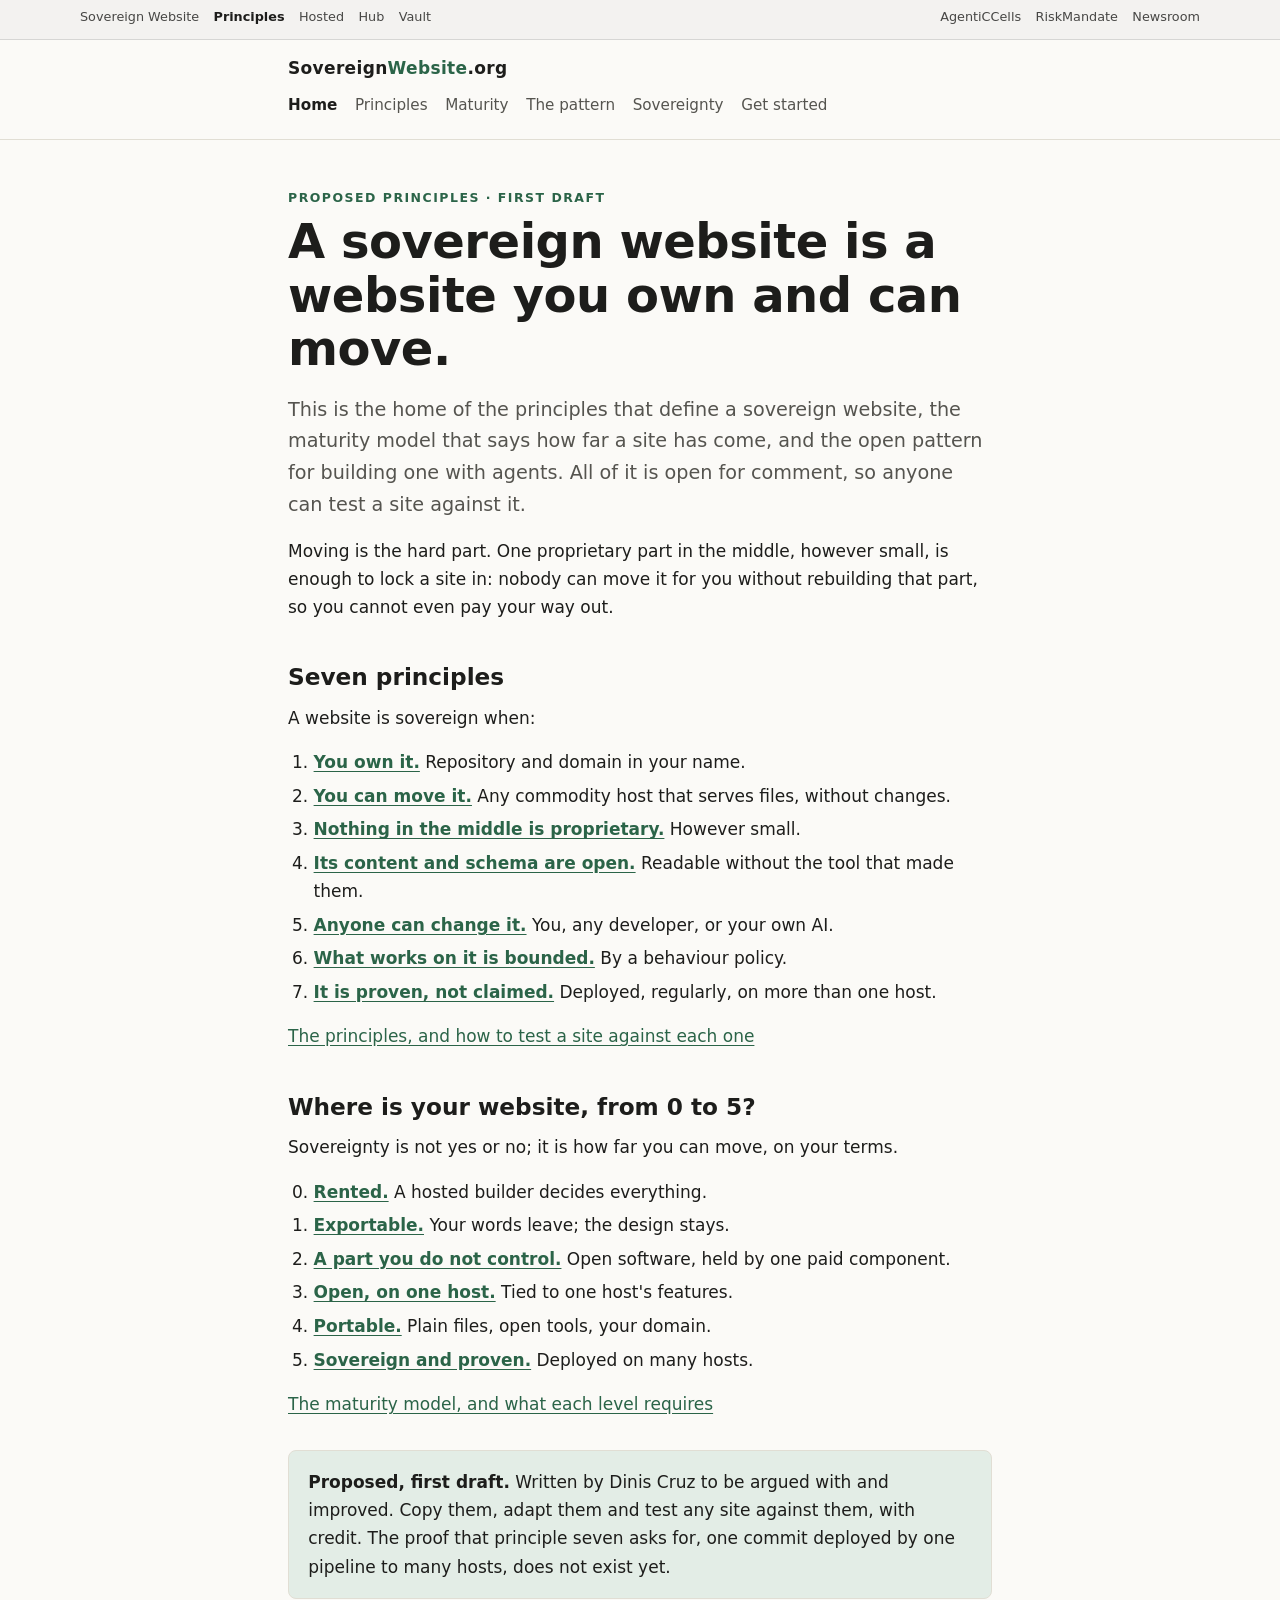
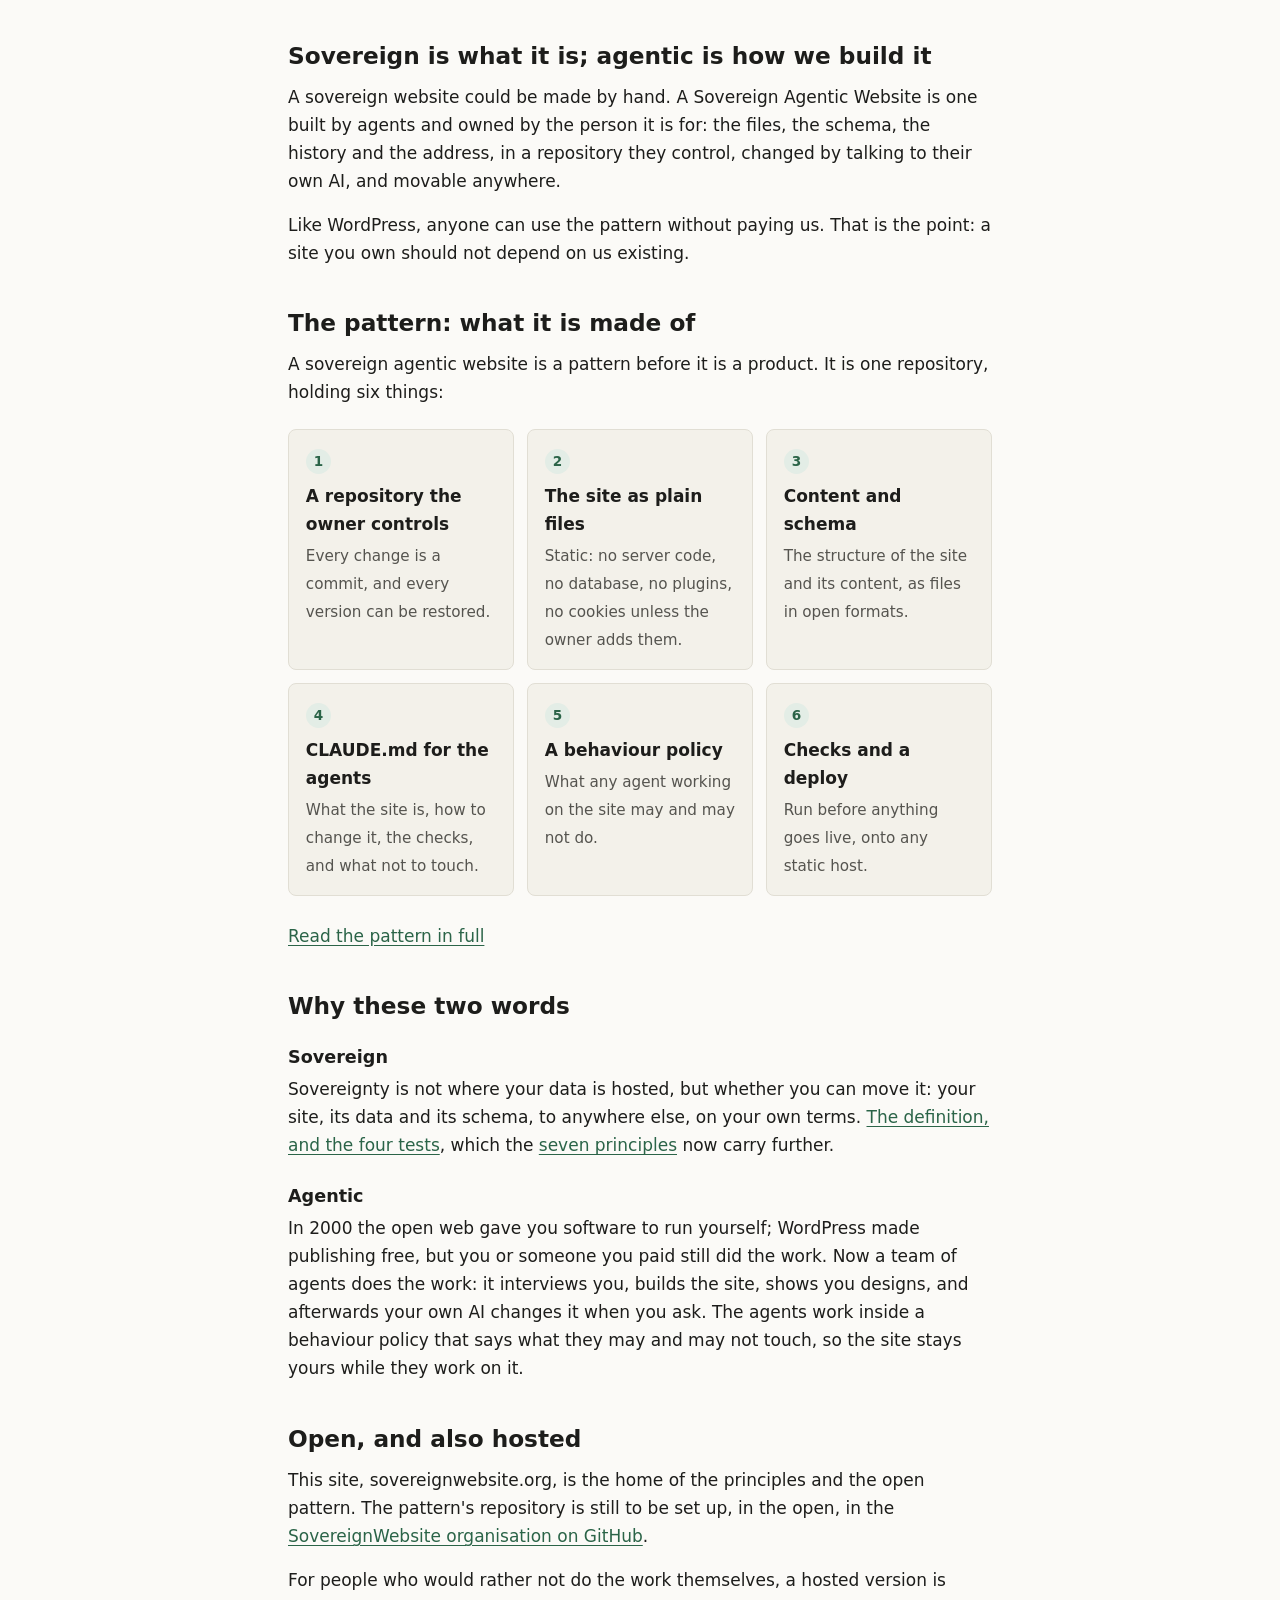
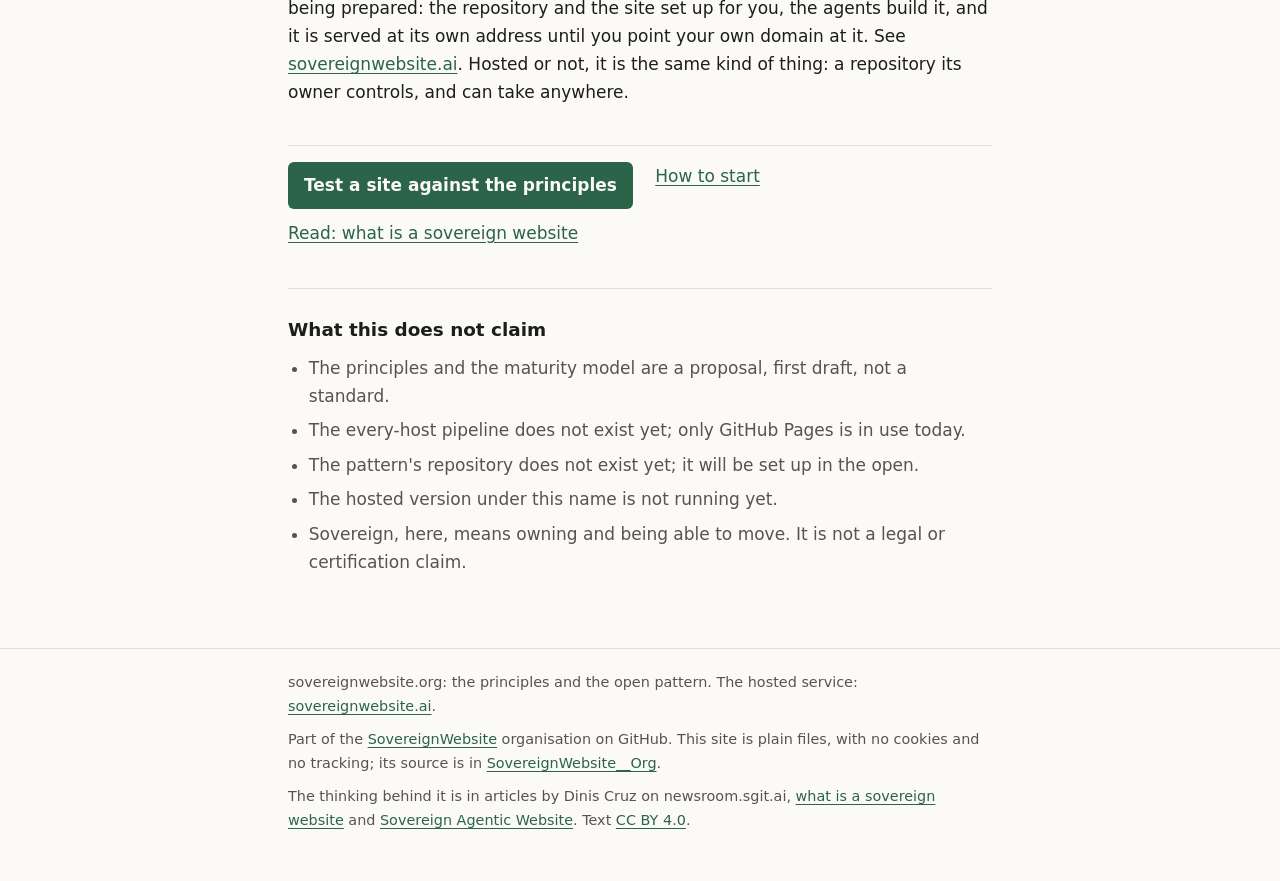
<file: site/index.html>
<!doctype html>
<html lang="en-GB">
<head>
<meta charset="utf-8">
<meta name="viewport" content="width=device-width, initial-scale=1">
<title>Sovereign Website: principles and pattern</title>
<meta name="description" content="A sovereign website is a website you own and can move. Seven proposed principles, a maturity model from rented to proven, and an open pattern for building one with agents.">
<meta name="color-scheme" content="light dark">
<link rel="stylesheet" href="style.css">
</head>
<body>
<a class="skip" href="#main">Skip to content</a>
<nav class="family" aria-label="The Sovereign Website family">
  <ul>
    <li><a href="https://sovereignwebsite.ai/">Sovereign Website</a></li>
    <li><a href="https://sovereignwebsite.org/" aria-current="true">Principles</a></li>
    <li><a href="https://sovereignwebsite.site/">Hosted</a></li>
    <li><a href="https://hub.sovereignwebsite.site/">Hub</a></li>
    <li><a href="https://vault.sovereignwebsite.site/">Vault</a></li>
    <li class="family-sep"><a href="https://agenticcells.ai/">AgentiCCells</a></li>
    <li><a href="https://riskmandate.ai/">RiskMandate</a></li>
    <li><a href="https://newsroom.sgit.ai/">Newsroom</a></li>
  </ul>
</nav>
<header class="site-header">
  <div class="wrap">
    <a class="brand" href="index.html">Sovereign<span>Website</span>.org</a>
    <nav class="site-nav" aria-label="Main">
      <ul>
        <li><a href="index.html" aria-current="page">Home</a></li>
        <li><a href="principles.html">Principles</a></li>
        <li><a href="maturity.html">Maturity</a></li>
        <li><a href="pattern.html">The pattern</a></li>
        <li><a href="sovereignty.html">Sovereignty</a></li>
        <li><a href="get-started.html">Get started</a></li>
      </ul>
    </nav>
  </div>
</header>

<main id="main">
  <div class="wrap">
    <p class="mark">Proposed principles · first draft</p>
    <h1>A sovereign website is a website you own and can move.</h1>
    <p class="lede">This is the home of the principles that define a sovereign website, the maturity model that says how far a site has come, and the open pattern for building one with agents. All of it is open for comment, so anyone can test a site against it.</p>
    <p>Moving is the hard part. One proprietary part in the middle, however small, is enough to lock a site in: nobody can move it for you without rebuilding that part, so you cannot even pay your way out.</p>

    <h2 id="principles">Seven principles</h2>
    <p>A website is sovereign when:</p>
    <ol class="short">
      <li><a href="principles.html#own"><strong>You own it.</strong></a> Repository and domain in your name.</li>
      <li><a href="principles.html#move"><strong>You can move it.</strong></a> Any commodity host that serves files, without changes.</li>
      <li><a href="principles.html#commodity"><strong>Nothing in the middle is proprietary.</strong></a> However small.</li>
      <li><a href="principles.html#open-content"><strong>Its content and schema are open.</strong></a> Readable without the tool that made them.</li>
      <li><a href="principles.html#change"><strong>Anyone can change it.</strong></a> You, any developer, or your own AI.</li>
      <li><a href="principles.html#bounded"><strong>What works on it is bounded.</strong></a> By a behaviour policy.</li>
      <li><a href="principles.html#proven"><strong>It is proven, not claimed.</strong></a> Deployed, regularly, on more than one host.</li>
    </ol>
    <p><a href="principles.html">The principles, and how to test a site against each one</a></p>

    <h2 id="maturity">Where is your website, from 0 to 5?</h2>
    <p>Sovereignty is not yes or no; it is how far you can move, on your terms.</p>
    <ol class="short" start="0">
      <li><a href="maturity.html#level-0"><strong>Rented.</strong></a> A hosted builder decides everything.</li>
      <li><a href="maturity.html#level-1"><strong>Exportable.</strong></a> Your words leave; the design stays.</li>
      <li><a href="maturity.html#level-2"><strong>A part you do not control.</strong></a> Open software, held by one paid component.</li>
      <li><a href="maturity.html#level-3"><strong>Open, on one host.</strong></a> Tied to one host's features.</li>
      <li><a href="maturity.html#level-4"><strong>Portable.</strong></a> Plain files, open tools, your domain.</li>
      <li><a href="maturity.html#level-5"><strong>Sovereign and proven.</strong></a> Deployed on many hosts.</li>
    </ol>
    <p><a href="maturity.html">The maturity model, and what each level requires</a></p>

    <div class="callout">
      <p><strong>Proposed, first draft.</strong> Written by Dinis Cruz to be argued with and improved. Copy them, adapt them and test any site against them, with credit. The proof that principle seven asks for, one commit deployed by one pipeline to many hosts, does not exist yet.</p>
    </div>

    <h2 id="agentic">Sovereign is what it is; agentic is how we build it</h2>
    <p>A sovereign website could be made by hand. A Sovereign Agentic Website is one built by agents and owned by the person it is for: the files, the schema, the history and the address, in a repository they control, changed by talking to their own AI, and movable anywhere.</p>
    <p>Like WordPress, anyone can use the pattern without paying us. That is the point: a site you own should not depend on us existing.</p>

    <h2 id="pattern">The pattern: what it is made of</h2>
    <p>A sovereign agentic website is a pattern before it is a product. It is one repository, holding six things:</p>
    <ol class="parts">
      <li><strong>A repository the owner controls</strong><span>Every change is a commit, and every version can be restored.</span></li>
      <li><strong>The site as plain files</strong><span>Static: no server code, no database, no plugins, no cookies unless the owner adds them.</span></li>
      <li><strong>Content and schema</strong><span>The structure of the site and its content, as files in open formats.</span></li>
      <li><strong>CLAUDE.md for the agents</strong><span>What the site is, how to change it, the checks, and what not to touch.</span></li>
      <li><strong>A behaviour policy</strong><span>What any agent working on the site may and may not do.</span></li>
      <li><strong>Checks and a deploy</strong><span>Run before anything goes live, onto any static host.</span></li>
    </ol>
    <p><a href="pattern.html">Read the pattern in full</a></p>

    <h2 id="words">Why these two words</h2>
    <h3>Sovereign</h3>
    <p>Sovereignty is not where your data is hosted, but whether you can move it: your site, its data and its schema, to anywhere else, on your own terms. <a href="sovereignty.html">The definition, and the four tests</a>, which the <a href="principles.html">seven principles</a> now carry further.</p>
    <h3>Agentic</h3>
    <p>In 2000 the open web gave you software to run yourself; WordPress made publishing free, but you or someone you paid still did the work. Now a team of agents does the work: it interviews you, builds the site, shows you designs, and afterwards your own AI changes it when you ask. The agents work inside a behaviour policy that says what they may and may not touch, so the site stays yours while they work on it.</p>

    <h2 id="hosted">Open, and also hosted</h2>
    <p>This site, sovereignwebsite.org, is the home of the principles and the open pattern. The pattern's repository is still to be set up, in the open, in the <a href="https://github.com/SovereignWebsite">SovereignWebsite organisation on GitHub</a>.</p>
    <p>For people who would rather not do the work themselves, a hosted version is being prepared: the repository and the site set up for you, the agents build it, and it is served at its own address until you point your own domain at it. See <a href="https://sovereignwebsite.ai">sovereignwebsite.ai</a>. Hosted or not, it is the same kind of thing: a repository its owner controls, and can take anywhere.</p>

    <div class="next">
      <a class="button" href="principles.html">Test a site against the principles</a>
      <a href="get-started.html">How to start</a>
      <a href="https://newsroom.sgit.ai/articles/what-is-a-sovereign-website.html">Read: what is a sovereign website</a>
    </div>

    <section class="limits" aria-labelledby="limits-home">
      <h2 id="limits-home">What this does not claim</h2>
      <ul>
        <li>The principles and the maturity model are a proposal, first draft, not a standard.</li>
        <li>The every-host pipeline does not exist yet; only GitHub Pages is in use today.</li>
        <li>The pattern's repository does not exist yet; it will be set up in the open.</li>
        <li>The hosted version under this name is not running yet.</li>
        <li>Sovereign, here, means owning and being able to move. It is not a legal or certification claim.</li>
      </ul>
    </section>
  </div>
</main>

<footer class="site-footer">
  <div class="wrap">
    <p>sovereignwebsite.org: the principles and the open pattern. The hosted service: <a href="https://sovereignwebsite.ai">sovereignwebsite.ai</a>.</p>
    <p>Part of the <a href="https://github.com/SovereignWebsite">SovereignWebsite</a> organisation on GitHub. This site is plain files, with no cookies and no tracking; its source is in <a href="https://github.com/SovereignWebsite/SovereignWebsite__Org">SovereignWebsite__Org</a>.</p>
    <p>The thinking behind it is in articles by Dinis Cruz on newsroom.sgit.ai, <a href="https://newsroom.sgit.ai/articles/what-is-a-sovereign-website.html">what is a sovereign website</a> and <a href="https://newsroom.sgit.ai/articles/sovereign-agentic-website.html">Sovereign Agentic Website</a>. Text <a href="https://creativecommons.org/licenses/by/4.0/">CC BY 4.0</a>.</p>
  </div>
</footer>
</body>
</html>
</file>
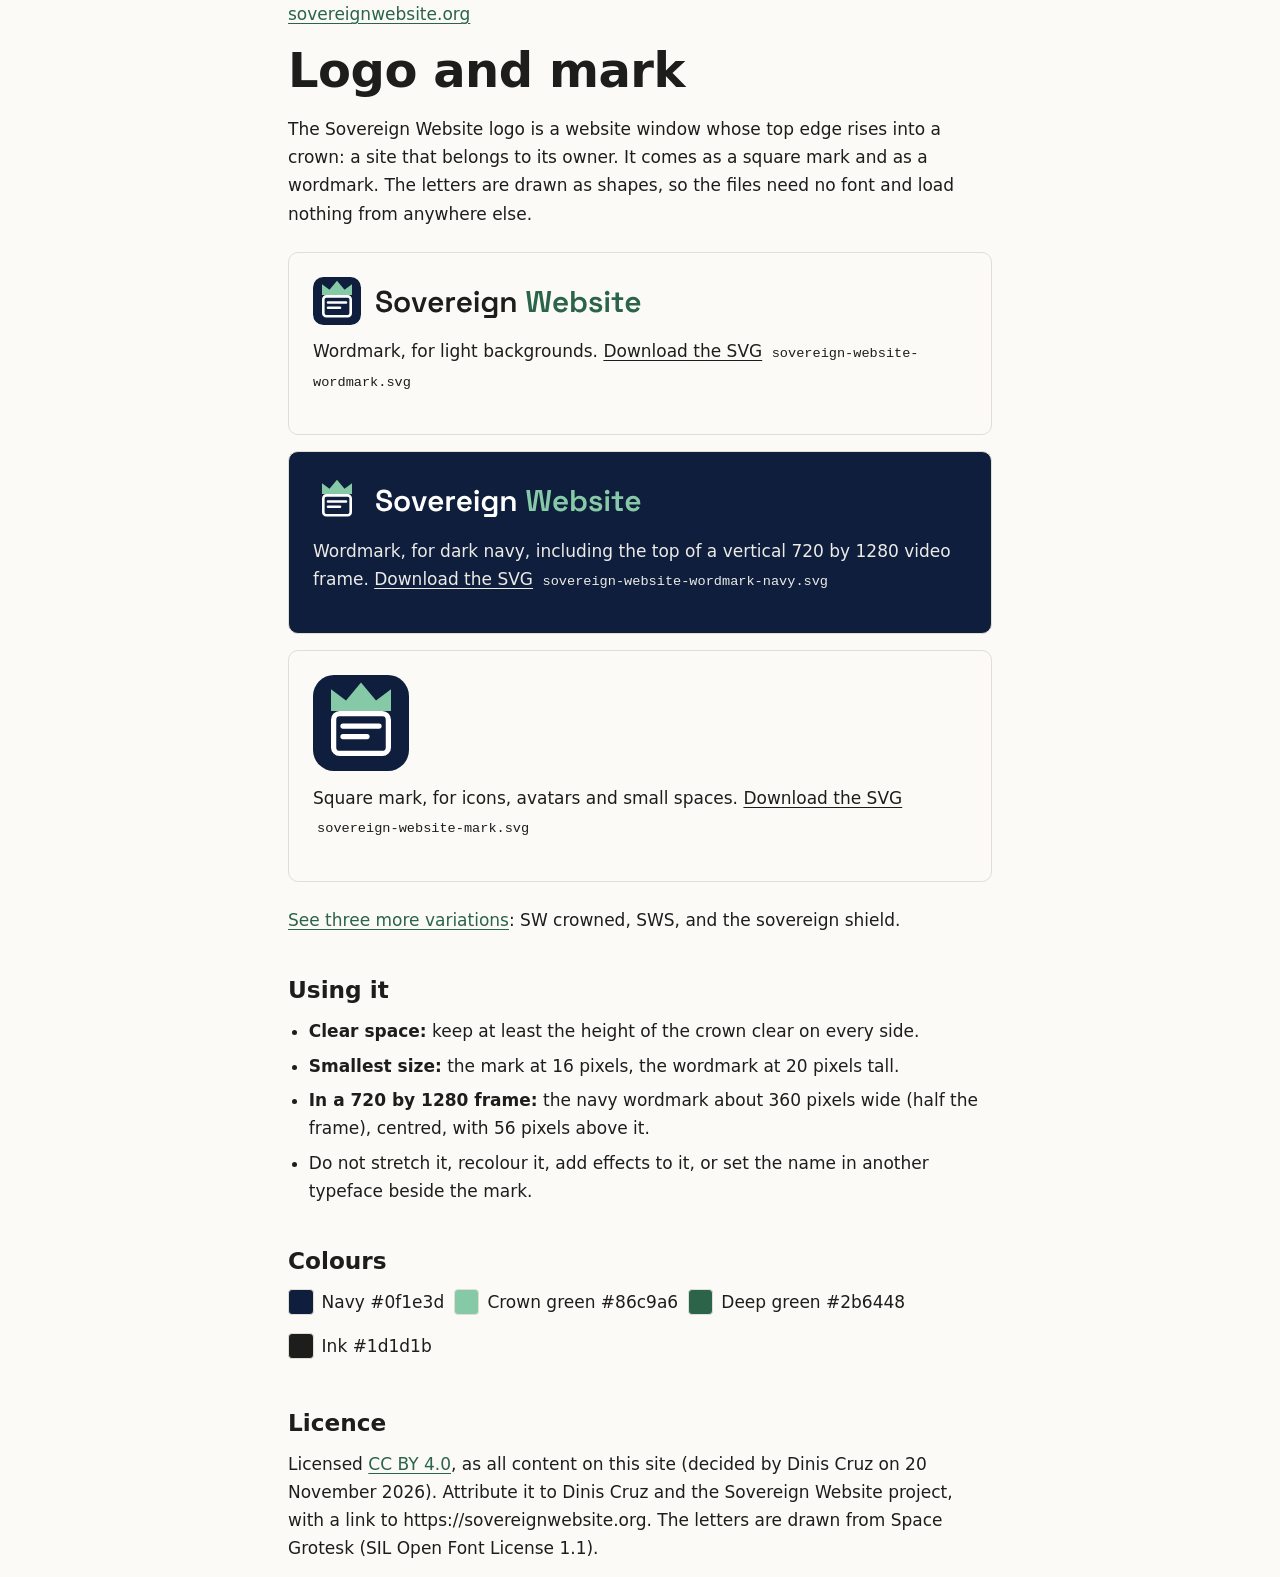
<file: site/brand/index.html>
<!doctype html>
<html lang="en-GB">
<head>
<meta charset="utf-8">
<meta name="viewport" content="width=device-width, initial-scale=1">
<title>Sovereign Website: logo and mark</title>
<meta name="description" content="The Sovereign Website logo: a square mark and a wordmark, as SVG files, licensed CC BY 4.0.">
<meta name="color-scheme" content="light dark">
<link rel="stylesheet" href="../style.css">
<style>
.tiles{display:grid;gap:1rem;margin:1.5rem 0}
.tile{border:1px solid var(--line);border-radius:10px;padding:1.5rem;display:grid;gap:.8rem;justify-items:start}
.tile.light{background:#fbfaf7;color:#1d1d1b}
.tile.navy{background:#0f1e3d;color:#ecebe6}
.tile img{display:block;max-width:100%;height:auto}
.tile a{color:inherit}
.tile code{font-size:.85rem;background:transparent;color:inherit}
.swatches{display:flex;flex-wrap:wrap;gap:.6rem;list-style:none;padding:0}
.swatches li{display:flex;align-items:center;gap:.5rem}
.swatches i{width:1.6rem;height:1.6rem;border-radius:4px;border:1px solid var(--line)}
</style>
</head>
<body>
<a class="skip" href="#main">Skip to content</a>
<main id="main" class="wrap">
<p><a href="../index.html">sovereignwebsite.org</a></p>
<h1>Logo and mark</h1>
<p>The Sovereign Website logo is a website window whose top edge rises into a crown: a site that belongs to its owner. It comes as a square mark and as a wordmark. The letters are drawn as shapes, so the files need no font and load nothing from anywhere else.</p>

<div class="tiles">
  <div class="tile light">
    <img src="sovereign-website-wordmark.svg" width="330" height="48" alt="Sovereign Website">
    <p>Wordmark, for light backgrounds. <a href="sovereign-website-wordmark.svg" download>Download the SVG</a> <code>sovereign-website-wordmark.svg</code></p>
  </div>
  <div class="tile navy">
    <img src="sovereign-website-wordmark-navy.svg" width="330" height="48" alt="Sovereign Website">
    <p>Wordmark, for dark navy, including the top of a vertical 720 by 1280 video frame. <a href="sovereign-website-wordmark-navy.svg" download>Download the SVG</a> <code>sovereign-website-wordmark-navy.svg</code></p>
  </div>
  <div class="tile light">
    <img src="sovereign-website-mark.svg" width="96" height="96" alt="Sovereign Website">
    <p>Square mark, for icons, avatars and small spaces. <a href="sovereign-website-mark.svg" download>Download the SVG</a> <code>sovereign-website-mark.svg</code></p>
  </div>
</div>

<p><a href="variations/">See three more variations</a>: SW crowned, SWS, and the sovereign shield.</p>

<h2>Using it</h2>
<ul>
  <li><strong>Clear space:</strong> keep at least the height of the crown clear on every side.</li>
  <li><strong>Smallest size:</strong> the mark at 16 pixels, the wordmark at 20 pixels tall.</li>
  <li><strong>In a 720 by 1280 frame:</strong> the navy wordmark about 360 pixels wide (half the frame), centred, with 56 pixels above it.</li>
  <li>Do not stretch it, recolour it, add effects to it, or set the name in another typeface beside the mark.</li>
</ul>

<h2>Colours</h2>
<ul class="swatches">
  <li><i style="background:#0f1e3d"></i> Navy #0f1e3d</li>
  <li><i style="background:#86c9a6"></i> Crown green #86c9a6</li>
  <li><i style="background:#2b6448"></i> Deep green #2b6448</li>
  <li><i style="background:#1d1d1b"></i> Ink #1d1d1b</li>
</ul>

<h2>Licence</h2>
<p>Licensed <a href="https://creativecommons.org/licenses/by/4.0/">CC BY 4.0</a>, as all content on this site (decided by Dinis Cruz on 20 November 2026). Attribute it to Dinis Cruz and the Sovereign Website project, with a link to https://sovereignwebsite.org. The letters are drawn from Space Grotesk (SIL Open Font License 1.1).</p>
</main>
</body>
</html>
</file>
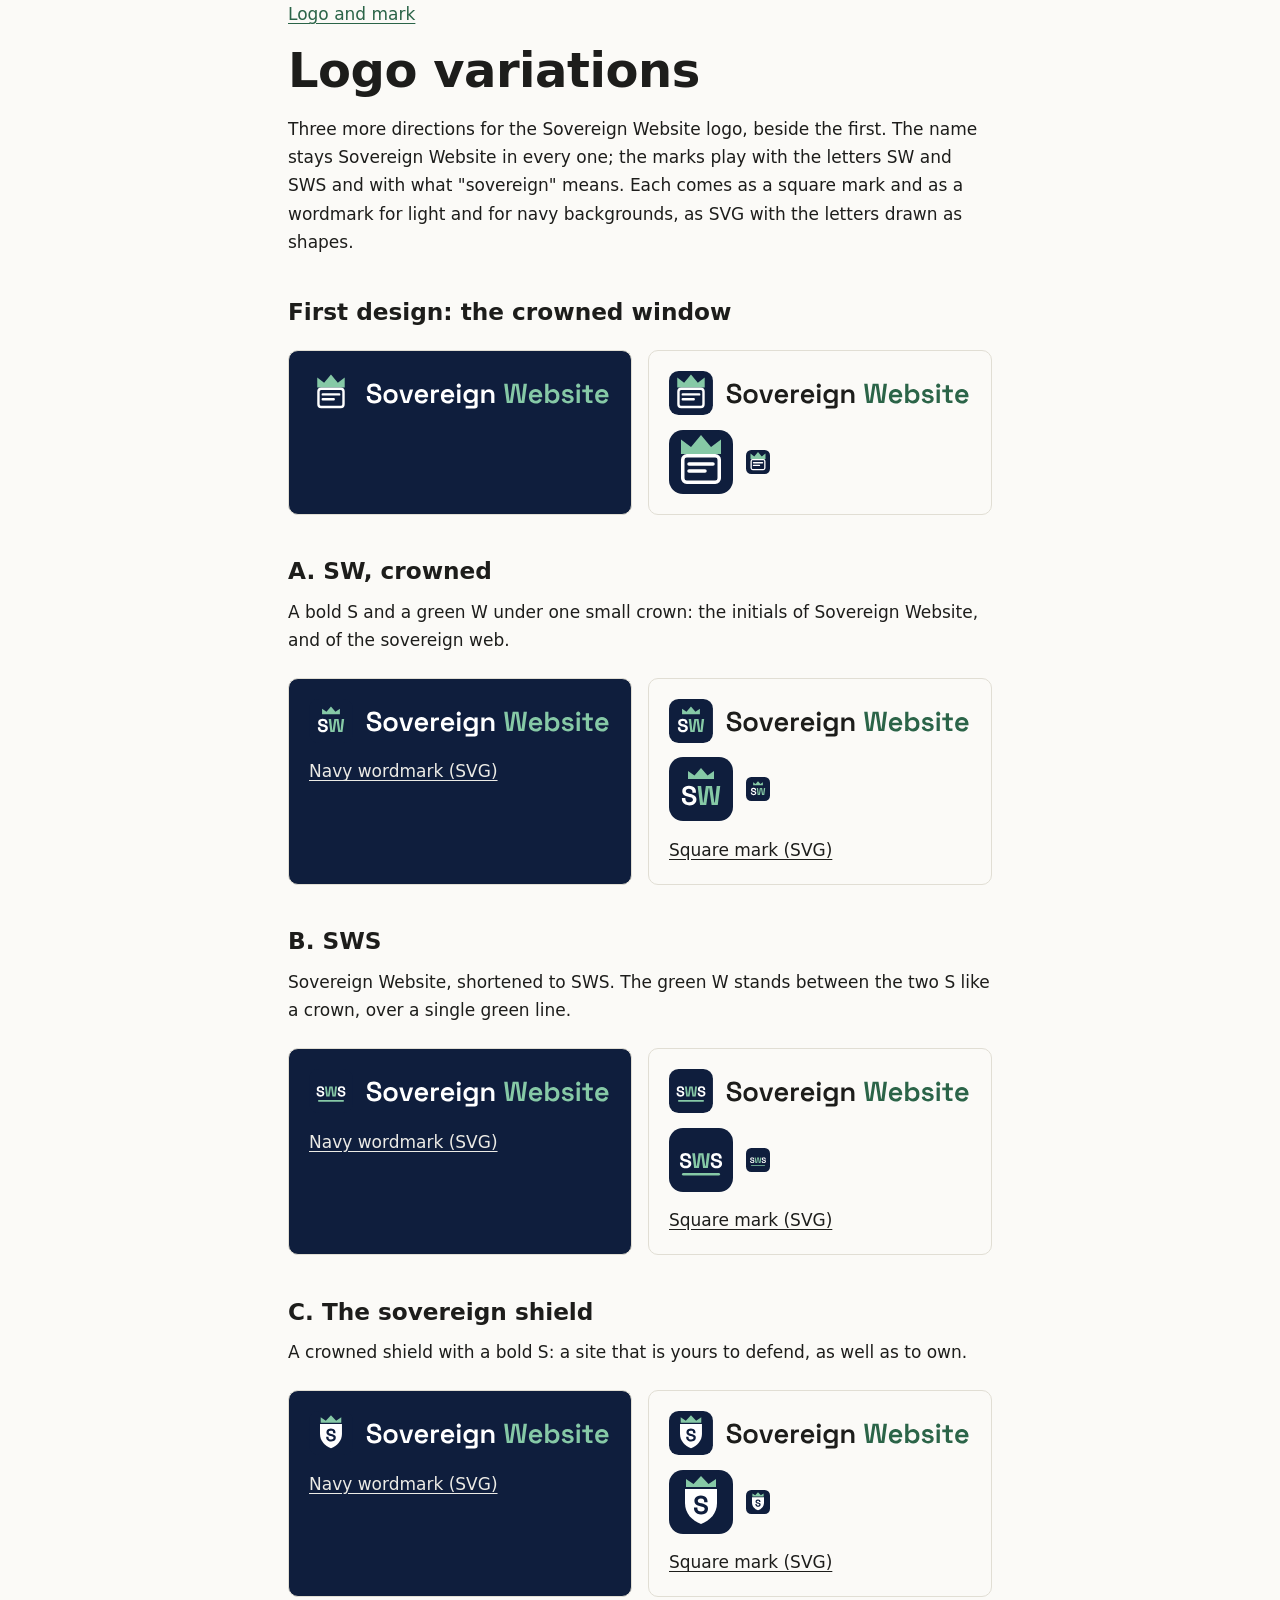
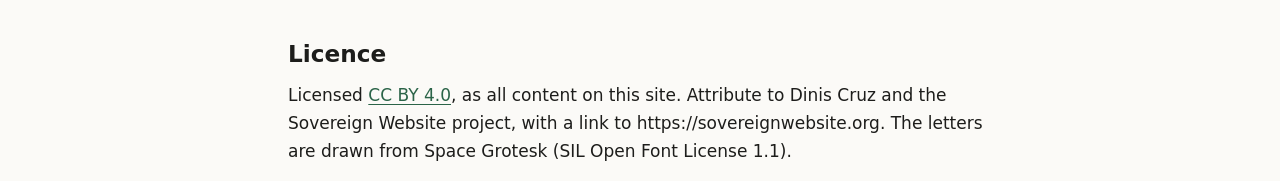
<file: site/brand/variations/index.html>
<!doctype html>
<html lang="en-GB">
<head>
<meta charset="utf-8">
<meta name="viewport" content="width=device-width, initial-scale=1">
<title>Sovereign Website: logo variations</title>
<meta name="description" content="Three variations of the Sovereign Website logo, side by side with the first design: SW crowned, SWS, and the sovereign shield.">
<meta name="color-scheme" content="light dark">
<link rel="stylesheet" href="../../style.css">
<style>
.v{display:grid;gap:1rem;margin:1.5rem 0 2.5rem}
.row{display:grid;grid-template-columns:repeat(auto-fit,minmax(min(100%,15rem),1fr));gap:1rem}
.tile{border:1px solid var(--line);border-radius:10px;padding:1.25rem;display:grid;gap:.9rem;align-content:start;justify-items:start}
.tile.light{background:#fbfaf7;color:#1d1d1b}
.tile.navy{background:#0f1e3d;color:#ecebe6}
.tile img{display:block;max-width:100%;height:auto}
.tile a,.tile code{color:inherit;background:transparent}
.small{display:flex;gap:.8rem;align-items:center}
</style>
</head>
<body>
<a class="skip" href="#main">Skip to content</a>
<main id="main" class="wrap">
<p><a href="../index.html">Logo and mark</a></p>
<h1>Logo variations</h1>
<p>Three more directions for the Sovereign Website logo, beside the first. The name stays Sovereign Website in every one; the marks play with the letters SW and SWS and with what "sovereign" means. Each comes as a square mark and as a wordmark for light and for navy backgrounds, as SVG with the letters drawn as shapes.</p>

<h2>First design: the crowned window</h2>
<div class="v row">
  <div class="tile navy"><img src="../sovereign-website-wordmark-navy.svg" width="330" height="48" alt="Sovereign Website"></div>
  <div class="tile light"><img src="../sovereign-website-wordmark.svg" width="330" height="48" alt="Sovereign Website"><div class="small"><img src="../sovereign-website-mark.svg" width="64" height="64" alt="Sovereign Website, square mark"><img src="../sovereign-website-mark.svg" width="24" height="24" alt="Sovereign Website, square mark at 24 pixels"></div></div>
</div>

<h2>A. SW, crowned</h2>
<p>A bold S and a green W under one small crown: the initials of Sovereign Website, and of the sovereign web.</p>
<div class="v row">
  <div class="tile navy"><img src="sw-crown-wordmark-navy.svg" width="330" height="48" alt="Sovereign Website"><a href="sw-crown-wordmark-navy.svg" download>Navy wordmark (SVG)</a></div>
  <div class="tile light"><img src="sw-crown-wordmark.svg" width="330" height="48" alt="Sovereign Website"><div class="small"><img src="sw-crown-mark.svg" width="64" height="64" alt="SW crowned, square mark"><img src="sw-crown-mark.svg" width="24" height="24" alt="SW crowned, square mark at 24 pixels"></div><a href="sw-crown-mark.svg" download>Square mark (SVG)</a></div>
</div>

<h2>B. SWS</h2>
<p>Sovereign Website, shortened to SWS. The green W stands between the two S like a crown, over a single green line.</p>
<div class="v row">
  <div class="tile navy"><img src="sws-wordmark-navy.svg" width="330" height="48" alt="Sovereign Website"><a href="sws-wordmark-navy.svg" download>Navy wordmark (SVG)</a></div>
  <div class="tile light"><img src="sws-wordmark.svg" width="330" height="48" alt="Sovereign Website"><div class="small"><img src="sws-mark.svg" width="64" height="64" alt="SWS, square mark"><img src="sws-mark.svg" width="24" height="24" alt="SWS, square mark at 24 pixels"></div><a href="sws-mark.svg" download>Square mark (SVG)</a></div>
</div>

<h2>C. The sovereign shield</h2>
<p>A crowned shield with a bold S: a site that is yours to defend, as well as to own.</p>
<div class="v row">
  <div class="tile navy"><img src="sovereign-shield-wordmark-navy.svg" width="330" height="48" alt="Sovereign Website"><a href="sovereign-shield-wordmark-navy.svg" download>Navy wordmark (SVG)</a></div>
  <div class="tile light"><img src="sovereign-shield-wordmark.svg" width="330" height="48" alt="Sovereign Website"><div class="small"><img src="sovereign-shield-mark.svg" width="64" height="64" alt="Sovereign shield, square mark"><img src="sovereign-shield-mark.svg" width="24" height="24" alt="Sovereign shield, square mark at 24 pixels"></div><a href="sovereign-shield-mark.svg" download>Square mark (SVG)</a></div>
</div>

<h2>Licence</h2>
<p>Licensed <a href="https://creativecommons.org/licenses/by/4.0/">CC BY 4.0</a>, as all content on this site. Attribute to Dinis Cruz and the Sovereign Website project, with a link to https://sovereignwebsite.org. The letters are drawn from Space Grotesk (SIL Open Font License 1.1).</p>
</main>
</body>
</html>
</file>
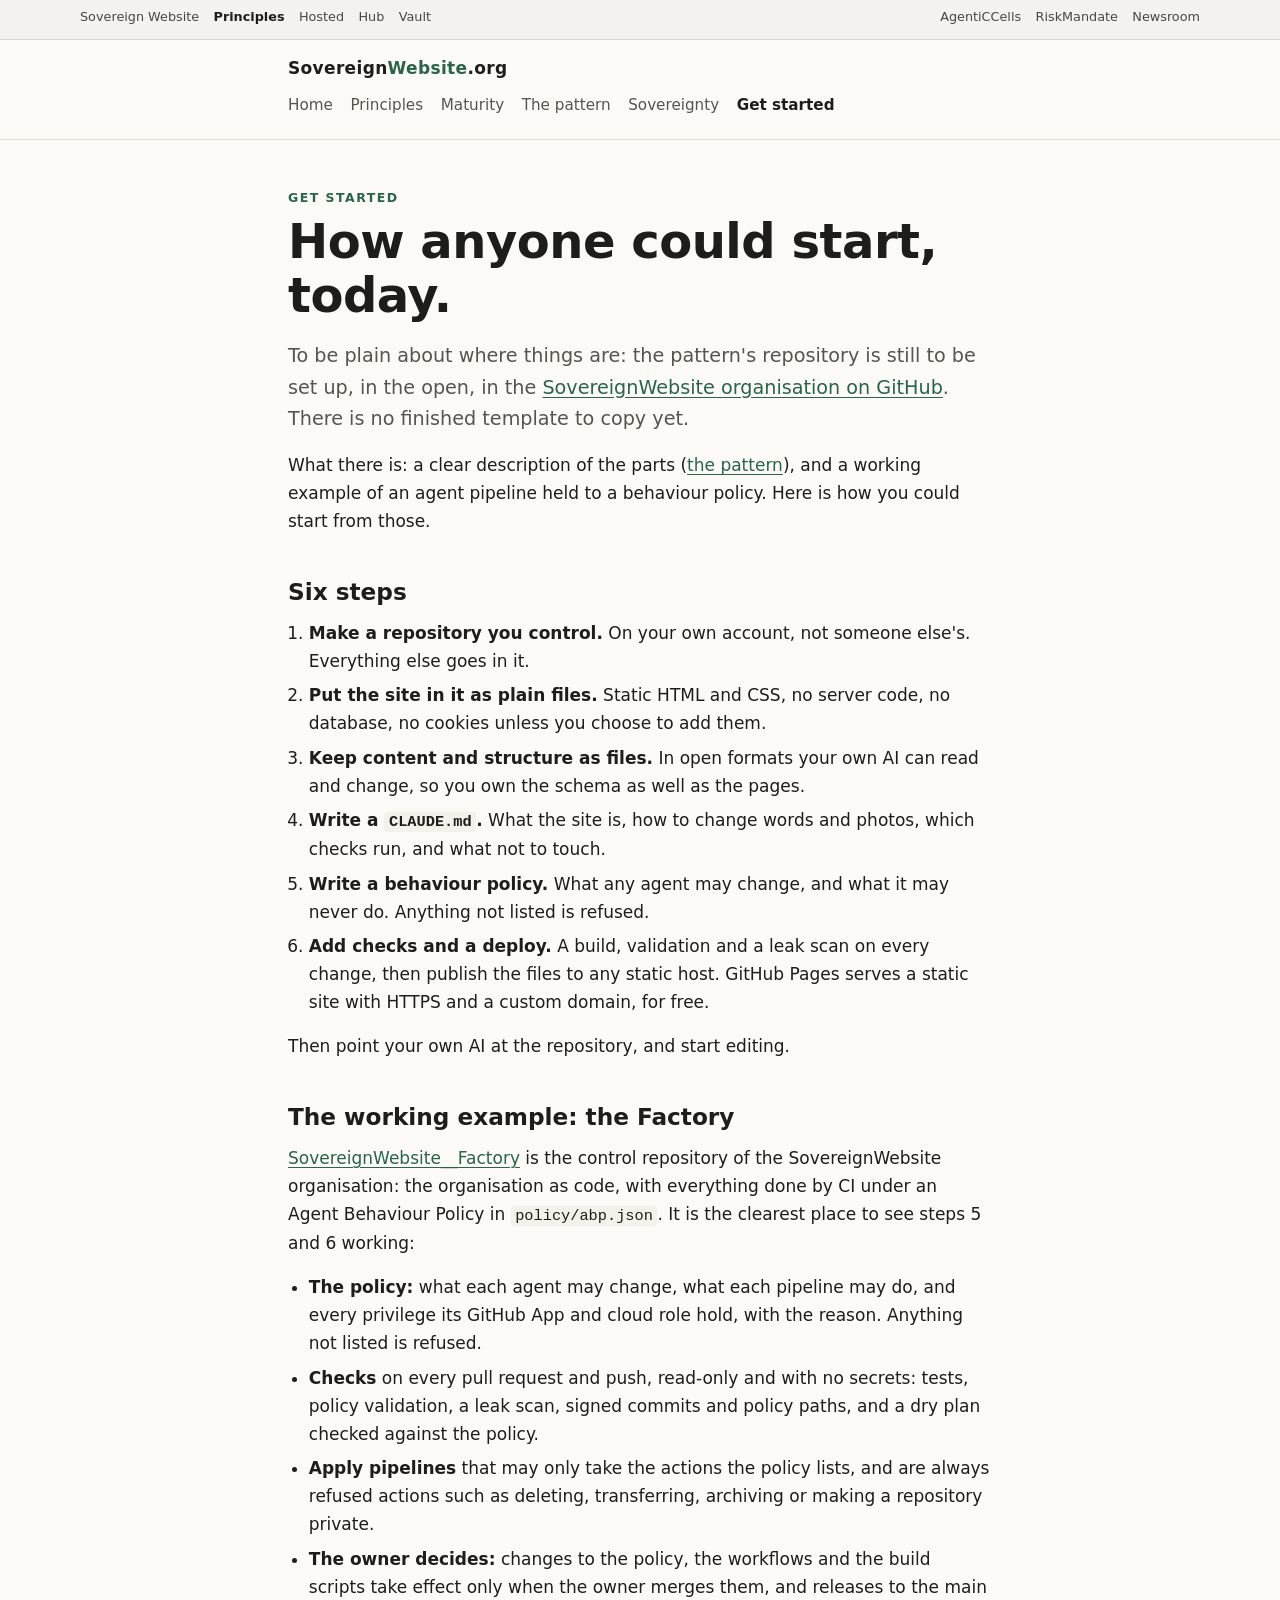
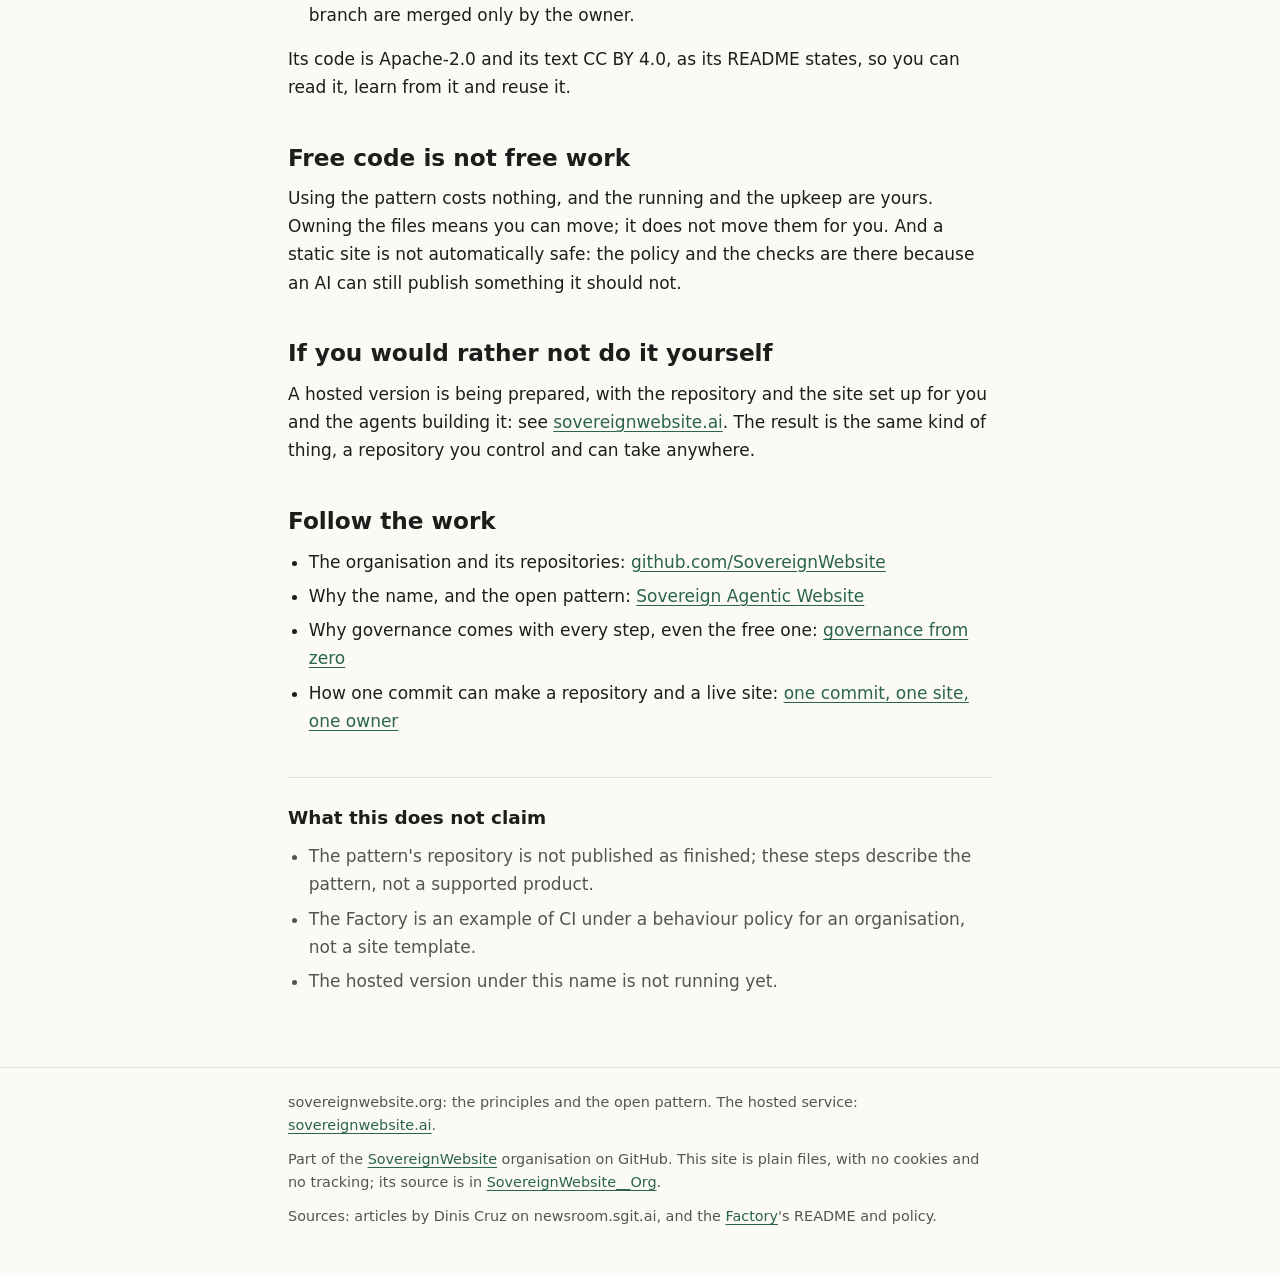
<file: site/get-started.html>
<!doctype html>
<html lang="en-GB">
<head>
<meta charset="utf-8">
<meta name="viewport" content="width=device-width, initial-scale=1">
<title>Get started · Sovereign Agentic Website</title>
<meta name="description" content="How anyone could start a Sovereign Agentic Website today, honestly: the pattern repository is still to be set up, in the open, and the Factory repository is a working example.">
<meta name="color-scheme" content="light dark">
<link rel="stylesheet" href="style.css">
</head>
<body>
<a class="skip" href="#main">Skip to content</a>
<nav class="family" aria-label="The Sovereign Website family">
  <ul>
    <li><a href="https://sovereignwebsite.ai/">Sovereign Website</a></li>
    <li><a href="https://sovereignwebsite.org/" aria-current="true">Principles</a></li>
    <li><a href="https://sovereignwebsite.site/">Hosted</a></li>
    <li><a href="https://hub.sovereignwebsite.site/">Hub</a></li>
    <li><a href="https://vault.sovereignwebsite.site/">Vault</a></li>
    <li class="family-sep"><a href="https://agenticcells.ai/">AgentiCCells</a></li>
    <li><a href="https://riskmandate.ai/">RiskMandate</a></li>
    <li><a href="https://newsroom.sgit.ai/">Newsroom</a></li>
  </ul>
</nav>
<header class="site-header">
  <div class="wrap">
    <a class="brand" href="index.html">Sovereign<span>Website</span>.org</a>
    <nav class="site-nav" aria-label="Main">
      <ul>
        <li><a href="index.html">Home</a></li>
        <li><a href="principles.html">Principles</a></li>
        <li><a href="maturity.html">Maturity</a></li>
        <li><a href="pattern.html">The pattern</a></li>
        <li><a href="sovereignty.html">Sovereignty</a></li>
        <li><a href="get-started.html" aria-current="page">Get started</a></li>
      </ul>
    </nav>
  </div>
</header>

<main id="main">
  <div class="wrap">
    <p class="mark">Get started</p>
    <h1>How anyone could start, today.</h1>
    <p class="lede">To be plain about where things are: the pattern's repository is still to be set up, in the open, in the <a href="https://github.com/SovereignWebsite">SovereignWebsite organisation on GitHub</a>. There is no finished template to copy yet.</p>
    <p>What there is: a clear description of the parts (<a href="pattern.html">the pattern</a>), and a working example of an agent pipeline held to a behaviour policy. Here is how you could start from those.</p>

    <h2 id="steps">Six steps</h2>
    <ol>
      <li><strong>Make a repository you control.</strong> On your own account, not someone else's. Everything else goes in it.</li>
      <li><strong>Put the site in it as plain files.</strong> Static HTML and CSS, no server code, no database, no cookies unless you choose to add them.</li>
      <li><strong>Keep content and structure as files.</strong> In open formats your own AI can read and change, so you own the schema as well as the pages.</li>
      <li><strong>Write a <code>CLAUDE.md</code>.</strong> What the site is, how to change words and photos, which checks run, and what not to touch.</li>
      <li><strong>Write a behaviour policy.</strong> What any agent may change, and what it may never do. Anything not listed is refused.</li>
      <li><strong>Add checks and a deploy.</strong> A build, validation and a leak scan on every change, then publish the files to any static host. GitHub Pages serves a static site with HTTPS and a custom domain, for free.</li>
    </ol>
    <p>Then point your own AI at the repository, and start editing.</p>

    <h2 id="example">The working example: the Factory</h2>
    <p><a href="https://github.com/SovereignWebsite/SovereignWebsite__Factory">SovereignWebsite__Factory</a> is the control repository of the SovereignWebsite organisation: the organisation as code, with everything done by CI under an Agent Behaviour Policy in <code>policy/abp.json</code>. It is the clearest place to see steps 5 and 6 working:</p>
    <ul>
      <li><strong>The policy:</strong> what each agent may change, what each pipeline may do, and every privilege its GitHub App and cloud role hold, with the reason. Anything not listed is refused.</li>
      <li><strong>Checks</strong> on every pull request and push, read-only and with no secrets: tests, policy validation, a leak scan, signed commits and policy paths, and a dry plan checked against the policy.</li>
      <li><strong>Apply pipelines</strong> that may only take the actions the policy lists, and are always refused actions such as deleting, transferring, archiving or making a repository private.</li>
      <li><strong>The owner decides:</strong> changes to the policy, the workflows and the build scripts take effect only when the owner merges them, and releases to the main branch are merged only by the owner.</li>
    </ul>
    <p>Its code is Apache-2.0 and its text CC BY 4.0, as its README states, so you can read it, learn from it and reuse it.</p>

    <h2 id="work">Free code is not free work</h2>
    <p>Using the pattern costs nothing, and the running and the upkeep are yours. Owning the files means you can move; it does not move them for you. And a static site is not automatically safe: the policy and the checks are there because an AI can still publish something it should not.</p>

    <h2 id="hosted">If you would rather not do it yourself</h2>
    <p>A hosted version is being prepared, with the repository and the site set up for you and the agents building it: see <a href="https://sovereignwebsite.ai">sovereignwebsite.ai</a>. The result is the same kind of thing, a repository you control and can take anywhere.</p>

    <h2 id="follow">Follow the work</h2>
    <ul>
      <li>The organisation and its repositories: <a href="https://github.com/SovereignWebsite">github.com/SovereignWebsite</a></li>
      <li>Why the name, and the open pattern: <a href="https://newsroom.sgit.ai/articles/sovereign-agentic-website.html">Sovereign Agentic Website</a></li>
      <li>Why governance comes with every step, even the free one: <a href="https://newsroom.sgit.ai/articles/governance-from-zero.html">governance from zero</a></li>
      <li>How one commit can make a repository and a live site: <a href="https://newsroom.sgit.ai/articles/one-commit-one-site-one-owner.html">one commit, one site, one owner</a></li>
    </ul>

    <section class="limits" aria-labelledby="limits-start">
      <h2 id="limits-start">What this does not claim</h2>
      <ul>
        <li>The pattern's repository is not published as finished; these steps describe the pattern, not a supported product.</li>
        <li>The Factory is an example of CI under a behaviour policy for an organisation, not a site template.</li>
        <li>The hosted version under this name is not running yet.</li>
      </ul>
    </section>
  </div>
</main>

<footer class="site-footer">
  <div class="wrap">
    <p>sovereignwebsite.org: the principles and the open pattern. The hosted service: <a href="https://sovereignwebsite.ai">sovereignwebsite.ai</a>.</p>
    <p>Part of the <a href="https://github.com/SovereignWebsite">SovereignWebsite</a> organisation on GitHub. This site is plain files, with no cookies and no tracking; its source is in <a href="https://github.com/SovereignWebsite/SovereignWebsite__Org">SovereignWebsite__Org</a>.</p>
    <p>Sources: articles by Dinis Cruz on newsroom.sgit.ai, and the <a href="https://github.com/SovereignWebsite/SovereignWebsite__Factory">Factory</a>'s README and policy.</p>
  </div>
</footer>
</body>
</html>
</file>
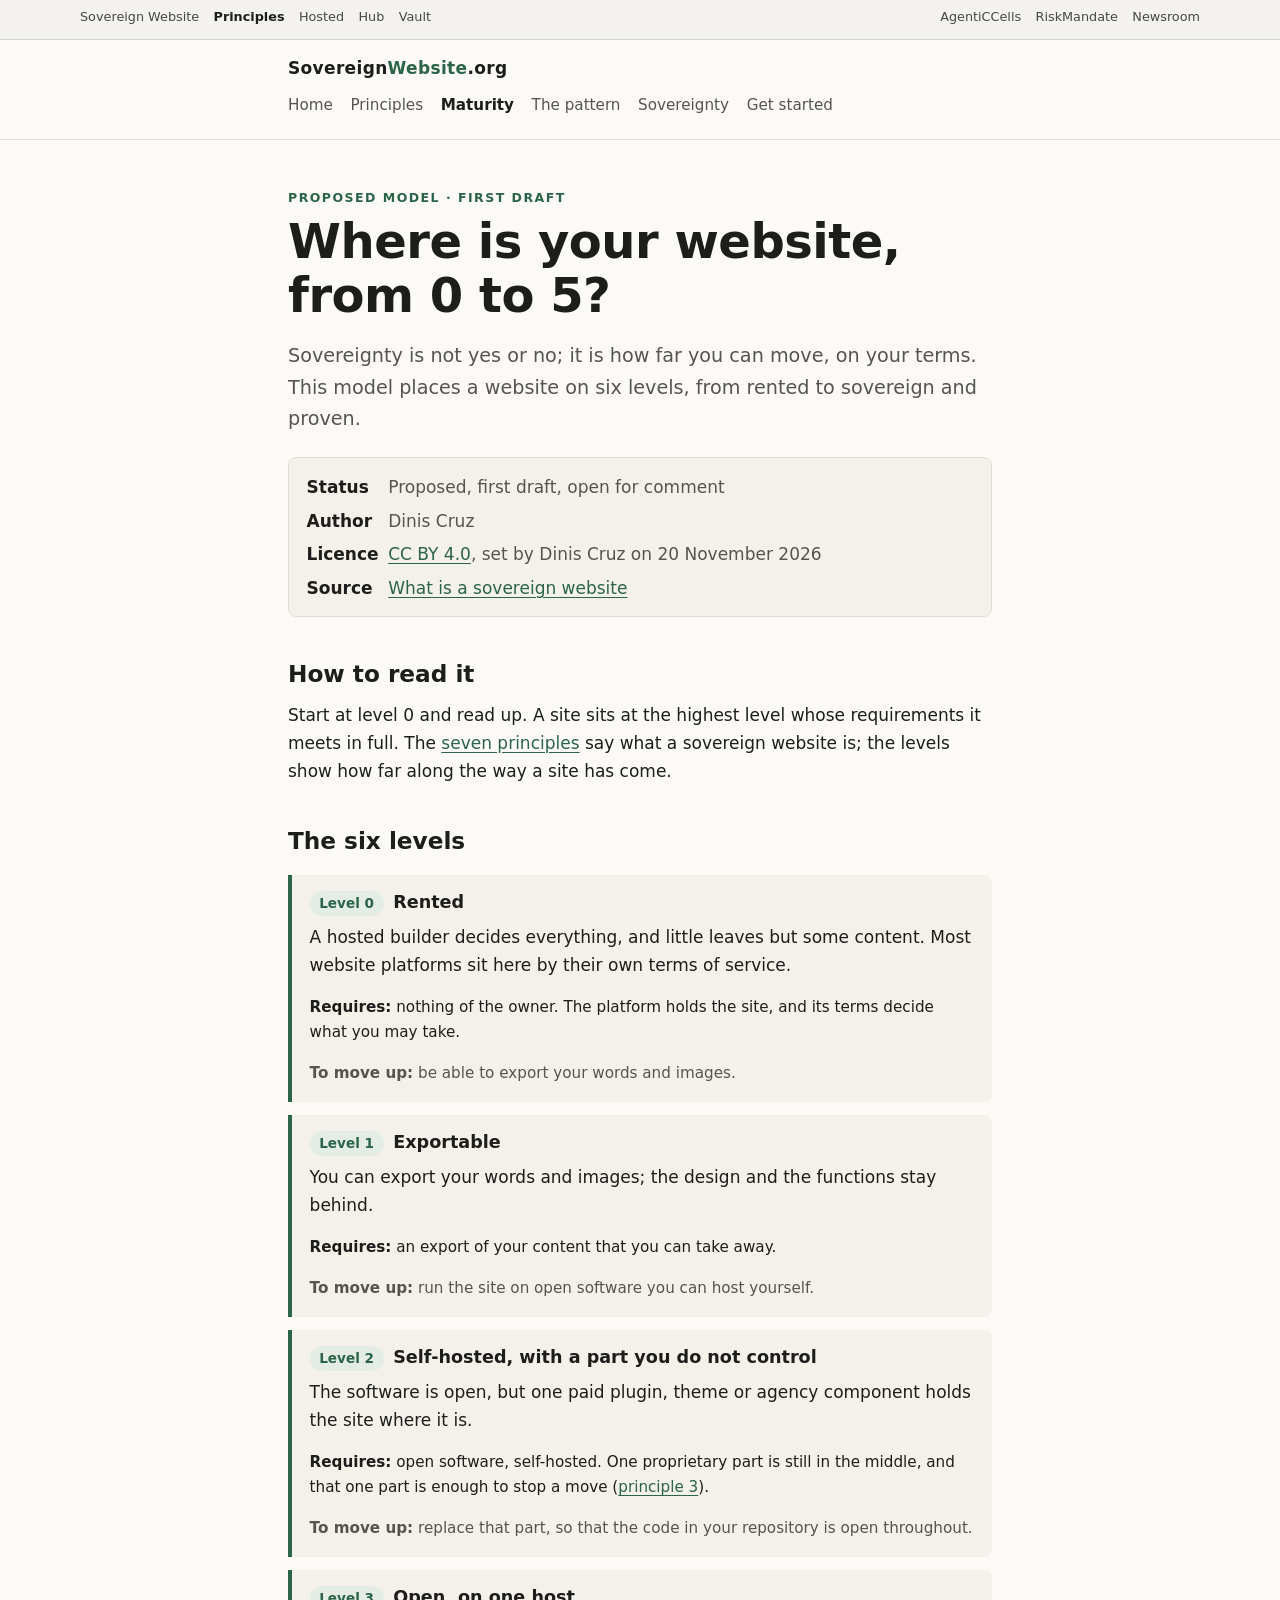
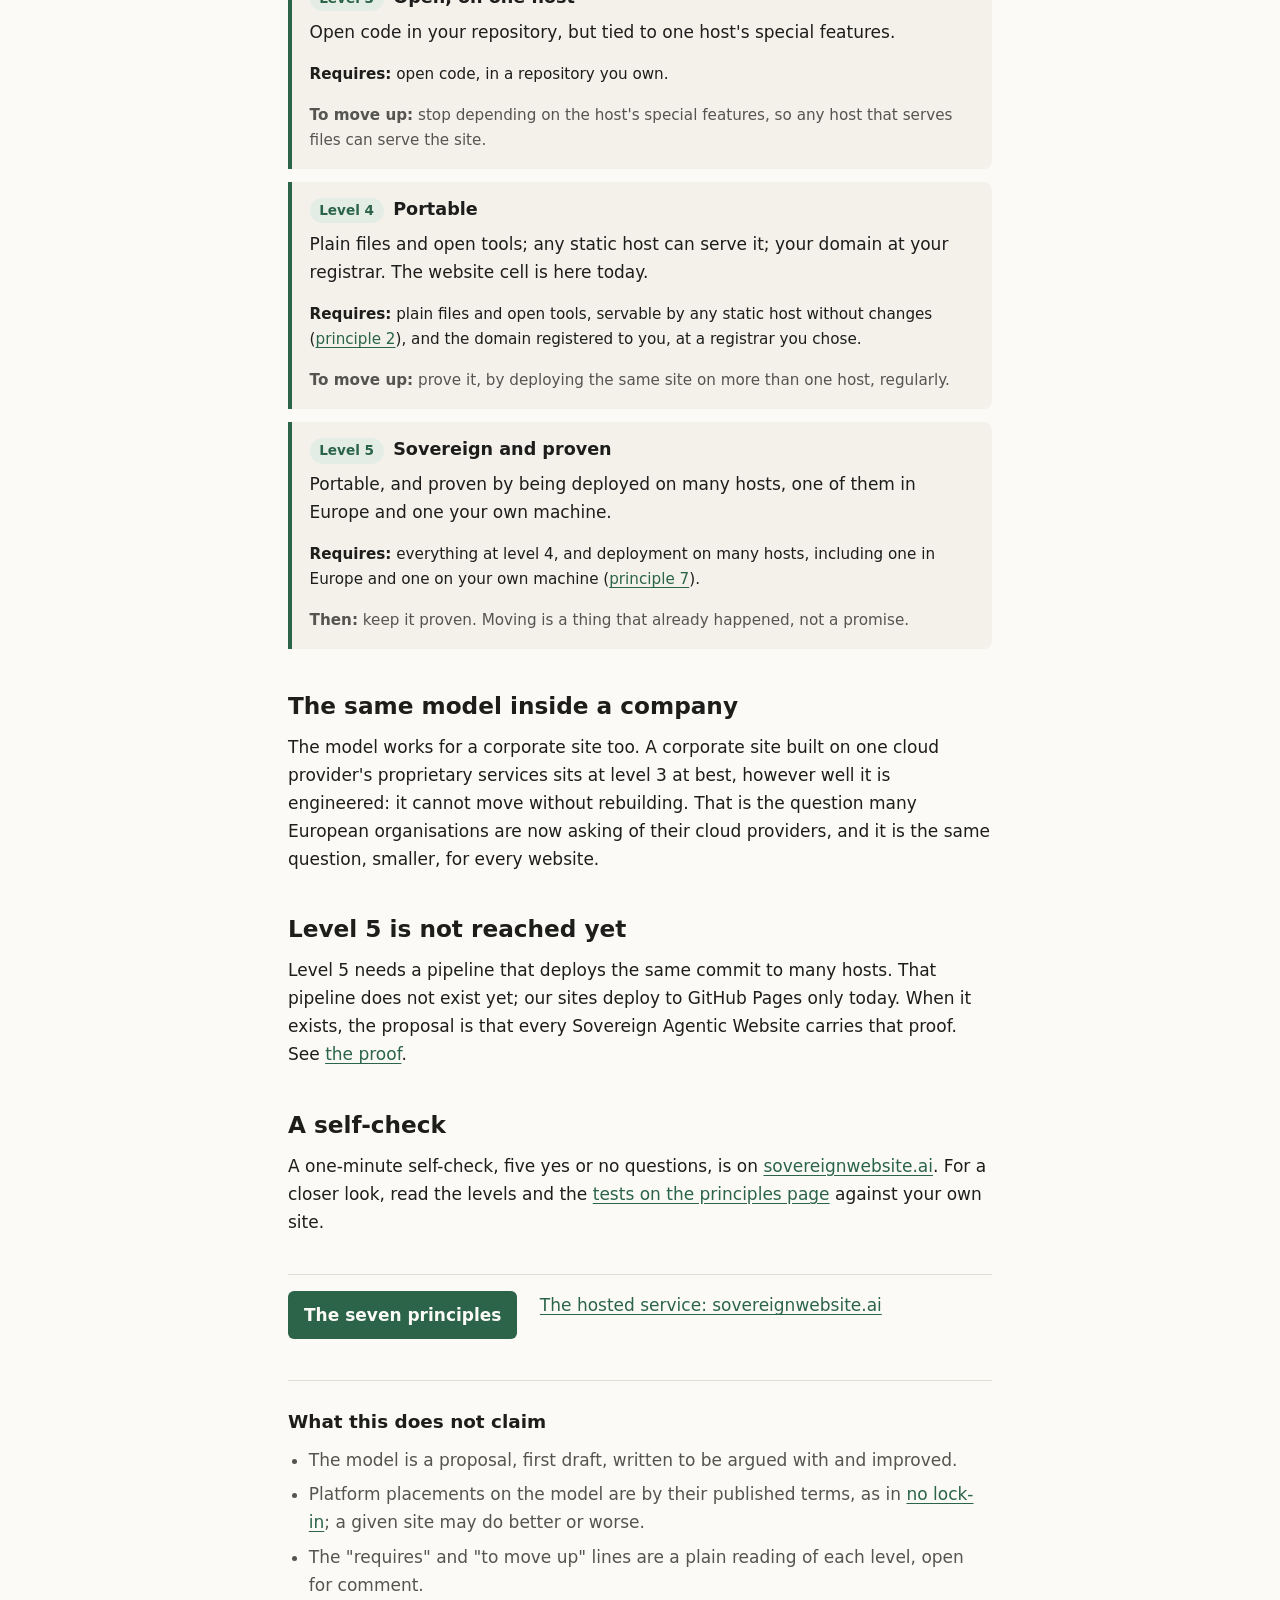
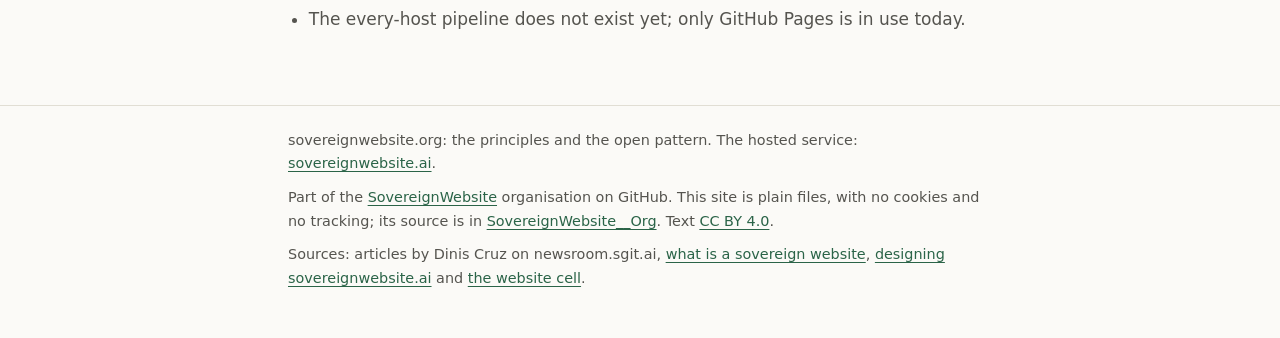
<file: site/maturity.html>
<!doctype html>
<html lang="en-GB">
<head>
<meta charset="utf-8">
<meta name="viewport" content="width=device-width, initial-scale=1">
<title>The maturity model · Sovereign Website</title>
<meta name="description" content="A proposed sovereignty maturity model for websites, from level 0, rented, to level 5, sovereign and proven, with what each level requires. First draft, open for comment, CC BY 4.0.">
<meta name="color-scheme" content="light dark">
<link rel="stylesheet" href="style.css">
</head>
<body>
<a class="skip" href="#main">Skip to content</a>
<nav class="family" aria-label="The Sovereign Website family">
  <ul>
    <li><a href="https://sovereignwebsite.ai/">Sovereign Website</a></li>
    <li><a href="https://sovereignwebsite.org/" aria-current="true">Principles</a></li>
    <li><a href="https://sovereignwebsite.site/">Hosted</a></li>
    <li><a href="https://hub.sovereignwebsite.site/">Hub</a></li>
    <li><a href="https://vault.sovereignwebsite.site/">Vault</a></li>
    <li class="family-sep"><a href="https://agenticcells.ai/">AgentiCCells</a></li>
    <li><a href="https://riskmandate.ai/">RiskMandate</a></li>
    <li><a href="https://newsroom.sgit.ai/">Newsroom</a></li>
  </ul>
</nav>
<header class="site-header">
  <div class="wrap">
    <a class="brand" href="index.html">Sovereign<span>Website</span>.org</a>
    <nav class="site-nav" aria-label="Main">
      <ul>
        <li><a href="index.html">Home</a></li>
        <li><a href="principles.html">Principles</a></li>
        <li><a href="maturity.html" aria-current="page">Maturity</a></li>
        <li><a href="pattern.html">The pattern</a></li>
        <li><a href="sovereignty.html">Sovereignty</a></li>
        <li><a href="get-started.html">Get started</a></li>
      </ul>
    </nav>
  </div>
</header>

<main id="main">
  <div class="wrap">
    <p class="mark">Proposed model · first draft</p>
    <h1>Where is your website, from 0 to 5?</h1>
    <p class="lede">Sovereignty is not yes or no; it is how far you can move, on your terms. This model places a website on six levels, from rented to sovereign and proven.</p>

    <dl class="meta" aria-label="About this model">
      <div><dt>Status</dt><dd>Proposed, first draft, open for comment</dd></div>
      <div><dt>Author</dt><dd>Dinis Cruz</dd></div>
      <div><dt>Licence</dt><dd><a href="https://creativecommons.org/licenses/by/4.0/">CC BY 4.0</a>, set by Dinis Cruz on 20 November 2026</dd></div>
      <div><dt>Source</dt><dd><a href="https://newsroom.sgit.ai/articles/what-is-a-sovereign-website.html#maturity">What is a sovereign website</a></dd></div>
    </dl>

    <h2 id="read">How to read it</h2>
    <p>Start at level 0 and read up. A site sits at the highest level whose requirements it meets in full. The <a href="principles.html">seven principles</a> say what a sovereign website is; the levels show how far along the way a site has come.</p>

    <h2 id="levels">The six levels</h2>
    <ol class="levels" start="0">
      <li id="level-0">
        <h3><span class="lvl">Level 0</span> Rented</h3>
        <p>A hosted builder decides everything, and little leaves but some content. Most website platforms sit here by their own terms of service.</p>
        <p class="req"><strong>Requires:</strong> nothing of the owner. The platform holds the site, and its terms decide what you may take.</p>
        <p class="up"><strong>To move up:</strong> be able to export your words and images.</p>
      </li>
      <li id="level-1">
        <h3><span class="lvl">Level 1</span> Exportable</h3>
        <p>You can export your words and images; the design and the functions stay behind.</p>
        <p class="req"><strong>Requires:</strong> an export of your content that you can take away.</p>
        <p class="up"><strong>To move up:</strong> run the site on open software you can host yourself.</p>
      </li>
      <li id="level-2">
        <h3><span class="lvl">Level 2</span> Self-hosted, with a part you do not control</h3>
        <p>The software is open, but one paid plugin, theme or agency component holds the site where it is.</p>
        <p class="req"><strong>Requires:</strong> open software, self-hosted. One proprietary part is still in the middle, and that one part is enough to stop a move (<a href="principles.html#commodity">principle 3</a>).</p>
        <p class="up"><strong>To move up:</strong> replace that part, so that the code in your repository is open throughout.</p>
      </li>
      <li id="level-3">
        <h3><span class="lvl">Level 3</span> Open, on one host</h3>
        <p>Open code in your repository, but tied to one host's special features.</p>
        <p class="req"><strong>Requires:</strong> open code, in a repository you own.</p>
        <p class="up"><strong>To move up:</strong> stop depending on the host's special features, so any host that serves files can serve the site.</p>
      </li>
      <li id="level-4">
        <h3><span class="lvl">Level 4</span> Portable</h3>
        <p>Plain files and open tools; any static host can serve it; your domain at your registrar. The website cell is here today.</p>
        <p class="req"><strong>Requires:</strong> plain files and open tools, servable by any static host without changes (<a href="principles.html#move">principle 2</a>), and the domain registered to you, at a registrar you chose.</p>
        <p class="up"><strong>To move up:</strong> prove it, by deploying the same site on more than one host, regularly.</p>
      </li>
      <li id="level-5">
        <h3><span class="lvl">Level 5</span> Sovereign and proven</h3>
        <p>Portable, and proven by being deployed on many hosts, one of them in Europe and one your own machine.</p>
        <p class="req"><strong>Requires:</strong> everything at level 4, and deployment on many hosts, including one in Europe and one on your own machine (<a href="principles.html#proven">principle 7</a>).</p>
        <p class="up"><strong>Then:</strong> keep it proven. Moving is a thing that already happened, not a promise.</p>
      </li>
    </ol>

    <h2 id="companies">The same model inside a company</h2>
    <p>The model works for a corporate site too. A corporate site built on one cloud provider's proprietary services sits at level 3 at best, however well it is engineered: it cannot move without rebuilding. That is the question many European organisations are now asking of their cloud providers, and it is the same question, smaller, for every website.</p>

    <h2 id="level-5-today">Level 5 is not reached yet</h2>
    <p>Level 5 needs a pipeline that deploys the same commit to many hosts. That pipeline does not exist yet; our sites deploy to GitHub Pages only today. When it exists, the proposal is that every Sovereign Agentic Website carries that proof. See <a href="principles.html#proof">the proof</a>.</p>

    <h2 id="self-check">A self-check</h2>
    <p>A one-minute self-check, five yes or no questions, is on <a href="https://sovereignwebsite.ai/maturity.html#self-check">sovereignwebsite.ai</a>. For a closer look, read the levels and the <a href="principles.html">tests on the principles page</a> against your own site.</p>

    <div class="next">
      <a class="button" href="principles.html">The seven principles</a>
      <a href="https://sovereignwebsite.ai">The hosted service: sovereignwebsite.ai</a>
    </div>

    <section class="limits" aria-labelledby="limits-maturity">
      <h2 id="limits-maturity">What this does not claim</h2>
      <ul>
        <li>The model is a proposal, first draft, written to be argued with and improved.</li>
        <li>Platform placements on the model are by their published terms, as in <a href="https://newsroom.sgit.ai/articles/no-lock-in.html">no lock-in</a>; a given site may do better or worse.</li>
        <li>The "requires" and "to move up" lines are a plain reading of each level, open for comment.</li>
        <li>The every-host pipeline does not exist yet; only GitHub Pages is in use today.</li>
      </ul>
    </section>
  </div>
</main>

<footer class="site-footer">
  <div class="wrap">
    <p>sovereignwebsite.org: the principles and the open pattern. The hosted service: <a href="https://sovereignwebsite.ai">sovereignwebsite.ai</a>.</p>
    <p>Part of the <a href="https://github.com/SovereignWebsite">SovereignWebsite</a> organisation on GitHub. This site is plain files, with no cookies and no tracking; its source is in <a href="https://github.com/SovereignWebsite/SovereignWebsite__Org">SovereignWebsite__Org</a>. Text <a href="https://creativecommons.org/licenses/by/4.0/">CC BY 4.0</a>.</p>
    <p>Sources: articles by Dinis Cruz on newsroom.sgit.ai, <a href="https://newsroom.sgit.ai/articles/what-is-a-sovereign-website.html">what is a sovereign website</a>, <a href="https://newsroom.sgit.ai/articles/designing-sovereignwebsite-ai.html">designing sovereignwebsite.ai</a> and <a href="https://newsroom.sgit.ai/articles/the-website-cell.html">the website cell</a>.</p>
  </div>
</footer>
</body>
</html>
</file>
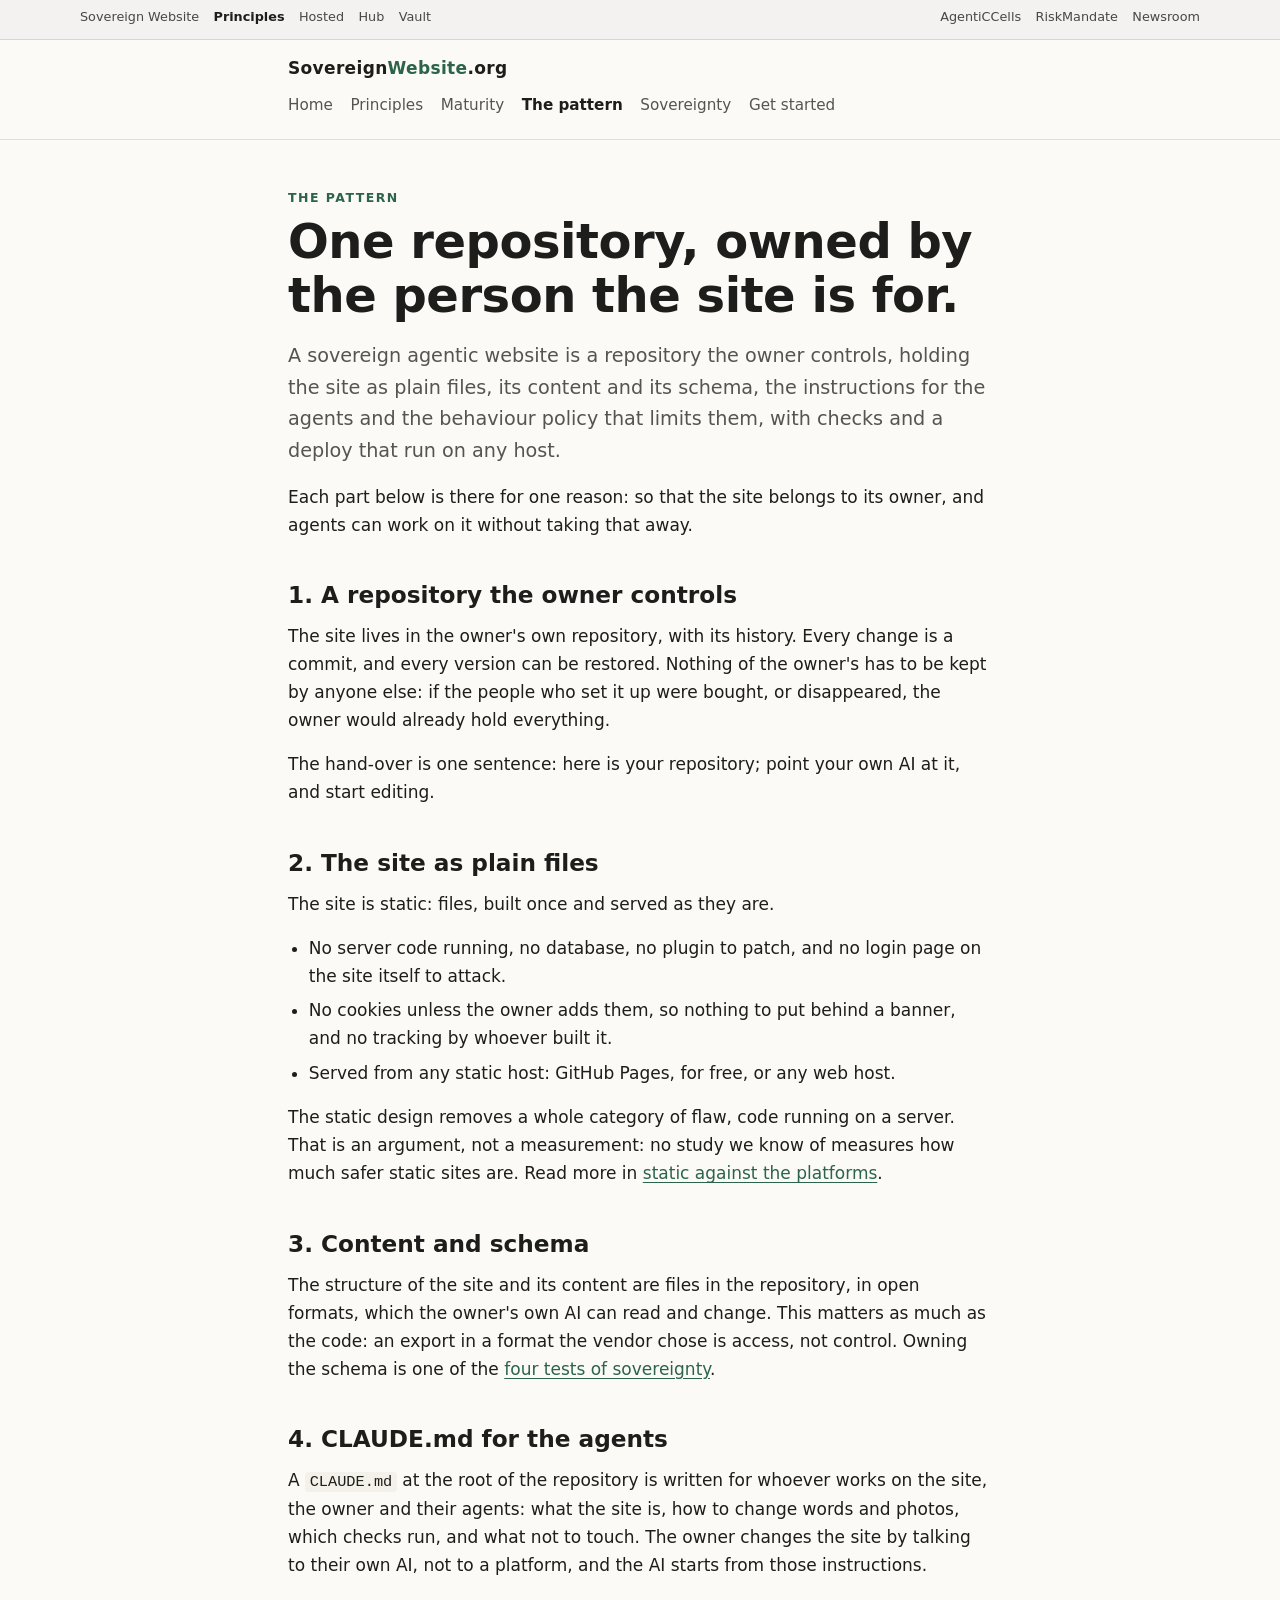
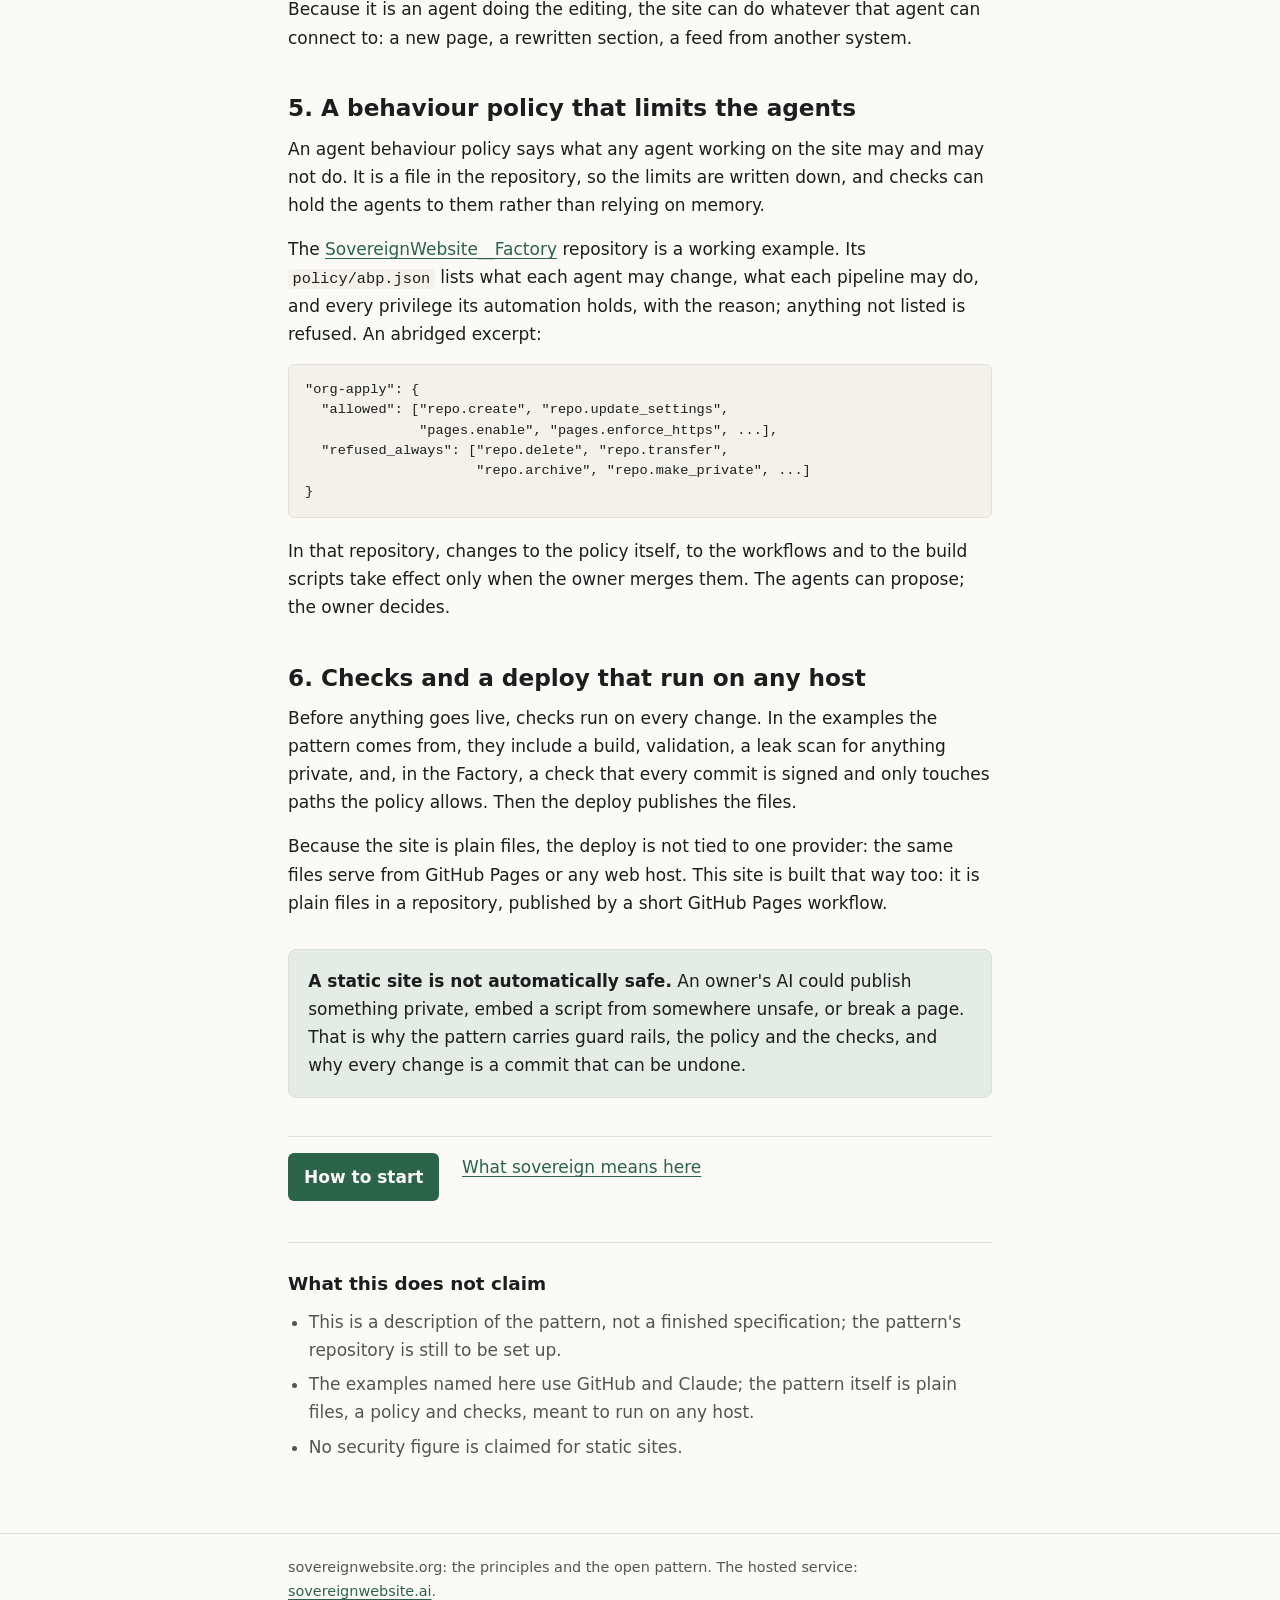
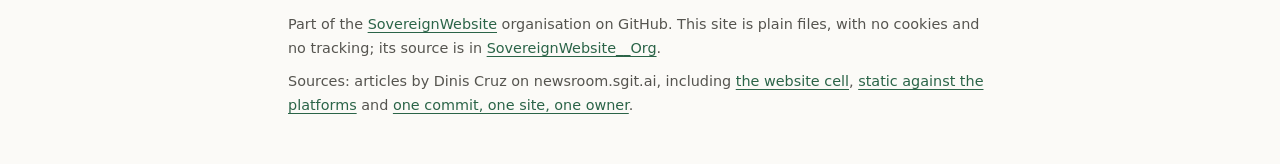
<file: site/pattern.html>
<!doctype html>
<html lang="en-GB">
<head>
<meta charset="utf-8">
<meta name="viewport" content="width=device-width, initial-scale=1">
<title>The pattern · Sovereign Agentic Website</title>
<meta name="description" content="What the Sovereign Agentic Website pattern is: a repository the owner controls, the site as plain files, content and schema, CLAUDE.md for the agents, a behaviour policy limiting them, and checks and a deploy that run on any host.">
<meta name="color-scheme" content="light dark">
<link rel="stylesheet" href="style.css">
</head>
<body>
<a class="skip" href="#main">Skip to content</a>
<nav class="family" aria-label="The Sovereign Website family">
  <ul>
    <li><a href="https://sovereignwebsite.ai/">Sovereign Website</a></li>
    <li><a href="https://sovereignwebsite.org/" aria-current="true">Principles</a></li>
    <li><a href="https://sovereignwebsite.site/">Hosted</a></li>
    <li><a href="https://hub.sovereignwebsite.site/">Hub</a></li>
    <li><a href="https://vault.sovereignwebsite.site/">Vault</a></li>
    <li class="family-sep"><a href="https://agenticcells.ai/">AgentiCCells</a></li>
    <li><a href="https://riskmandate.ai/">RiskMandate</a></li>
    <li><a href="https://newsroom.sgit.ai/">Newsroom</a></li>
  </ul>
</nav>
<header class="site-header">
  <div class="wrap">
    <a class="brand" href="index.html">Sovereign<span>Website</span>.org</a>
    <nav class="site-nav" aria-label="Main">
      <ul>
        <li><a href="index.html">Home</a></li>
        <li><a href="principles.html">Principles</a></li>
        <li><a href="maturity.html">Maturity</a></li>
        <li><a href="pattern.html" aria-current="page">The pattern</a></li>
        <li><a href="sovereignty.html">Sovereignty</a></li>
        <li><a href="get-started.html">Get started</a></li>
      </ul>
    </nav>
  </div>
</header>

<main id="main">
  <div class="wrap">
    <p class="mark">The pattern</p>
    <h1>One repository, owned by the person the site is for.</h1>
    <p class="lede">A sovereign agentic website is a repository the owner controls, holding the site as plain files, its content and its schema, the instructions for the agents and the behaviour policy that limits them, with checks and a deploy that run on any host.</p>
    <p>Each part below is there for one reason: so that the site belongs to its owner, and agents can work on it without taking that away.</p>

    <h2 id="repository">1. A repository the owner controls</h2>
    <p>The site lives in the owner's own repository, with its history. Every change is a commit, and every version can be restored. Nothing of the owner's has to be kept by anyone else: if the people who set it up were bought, or disappeared, the owner would already hold everything.</p>
    <p>The hand-over is one sentence: here is your repository; point your own AI at it, and start editing.</p>

    <h2 id="files">2. The site as plain files</h2>
    <p>The site is static: files, built once and served as they are.</p>
    <ul>
      <li>No server code running, no database, no plugin to patch, and no login page on the site itself to attack.</li>
      <li>No cookies unless the owner adds them, so nothing to put behind a banner, and no tracking by whoever built it.</li>
      <li>Served from any static host: GitHub Pages, for free, or any web host.</li>
    </ul>
    <p>The static design removes a whole category of flaw, code running on a server. That is an argument, not a measurement: no study we know of measures how much safer static sites are. Read more in <a href="https://newsroom.sgit.ai/articles/static-against-the-platforms.html">static against the platforms</a>.</p>

    <h2 id="schema">3. Content and schema</h2>
    <p>The structure of the site and its content are files in the repository, in open formats, which the owner's own AI can read and change. This matters as much as the code: an export in a format the vendor chose is access, not control. Owning the schema is one of the <a href="sovereignty.html#tests">four tests of sovereignty</a>.</p>

    <h2 id="claude-md">4. CLAUDE.md for the agents</h2>
    <p>A <code>CLAUDE.md</code> at the root of the repository is written for whoever works on the site, the owner and their agents: what the site is, how to change words and photos, which checks run, and what not to touch. The owner changes the site by talking to their own AI, not to a platform, and the AI starts from those instructions.</p>
    <p>Because it is an agent doing the editing, the site can do whatever that agent can connect to: a new page, a rewritten section, a feed from another system.</p>

    <h2 id="policy">5. A behaviour policy that limits the agents</h2>
    <p>An agent behaviour policy says what any agent working on the site may and may not do. It is a file in the repository, so the limits are written down, and checks can hold the agents to them rather than relying on memory.</p>
    <p>The <a href="https://github.com/SovereignWebsite/SovereignWebsite__Factory">SovereignWebsite__Factory</a> repository is a working example. Its <code>policy/abp.json</code> lists what each agent may change, what each pipeline may do, and every privilege its automation holds, with the reason; anything not listed is refused. An abridged excerpt:</p>
    <pre><code>"org-apply": {
  "allowed": ["repo.create", "repo.update_settings",
              "pages.enable", "pages.enforce_https", ...],
  "refused_always": ["repo.delete", "repo.transfer",
                     "repo.archive", "repo.make_private", ...]
}</code></pre>
    <p>In that repository, changes to the policy itself, to the workflows and to the build scripts take effect only when the owner merges them. The agents can propose; the owner decides.</p>

    <h2 id="checks">6. Checks and a deploy that run on any host</h2>
    <p>Before anything goes live, checks run on every change. In the examples the pattern comes from, they include a build, validation, a leak scan for anything private, and, in the Factory, a check that every commit is signed and only touches paths the policy allows. Then the deploy publishes the files.</p>
    <p>Because the site is plain files, the deploy is not tied to one provider: the same files serve from GitHub Pages or any web host. This site is built that way too: it is plain files in a repository, published by a short GitHub Pages workflow.</p>

    <div class="callout">
      <p><strong>A static site is not automatically safe.</strong> An owner's AI could publish something private, embed a script from somewhere unsafe, or break a page. That is why the pattern carries guard rails, the policy and the checks, and why every change is a commit that can be undone.</p>
    </div>

    <div class="next">
      <a class="button" href="get-started.html">How to start</a>
      <a href="sovereignty.html">What sovereign means here</a>
    </div>

    <section class="limits" aria-labelledby="limits-pattern">
      <h2 id="limits-pattern">What this does not claim</h2>
      <ul>
        <li>This is a description of the pattern, not a finished specification; the pattern's repository is still to be set up.</li>
        <li>The examples named here use GitHub and Claude; the pattern itself is plain files, a policy and checks, meant to run on any host.</li>
        <li>No security figure is claimed for static sites.</li>
      </ul>
    </section>
  </div>
</main>

<footer class="site-footer">
  <div class="wrap">
    <p>sovereignwebsite.org: the principles and the open pattern. The hosted service: <a href="https://sovereignwebsite.ai">sovereignwebsite.ai</a>.</p>
    <p>Part of the <a href="https://github.com/SovereignWebsite">SovereignWebsite</a> organisation on GitHub. This site is plain files, with no cookies and no tracking; its source is in <a href="https://github.com/SovereignWebsite/SovereignWebsite__Org">SovereignWebsite__Org</a>.</p>
    <p>Sources: articles by Dinis Cruz on newsroom.sgit.ai, including <a href="https://newsroom.sgit.ai/articles/the-website-cell.html">the website cell</a>, <a href="https://newsroom.sgit.ai/articles/static-against-the-platforms.html">static against the platforms</a> and <a href="https://newsroom.sgit.ai/articles/one-commit-one-site-one-owner.html">one commit, one site, one owner</a>.</p>
  </div>
</footer>
</body>
</html>
</file>
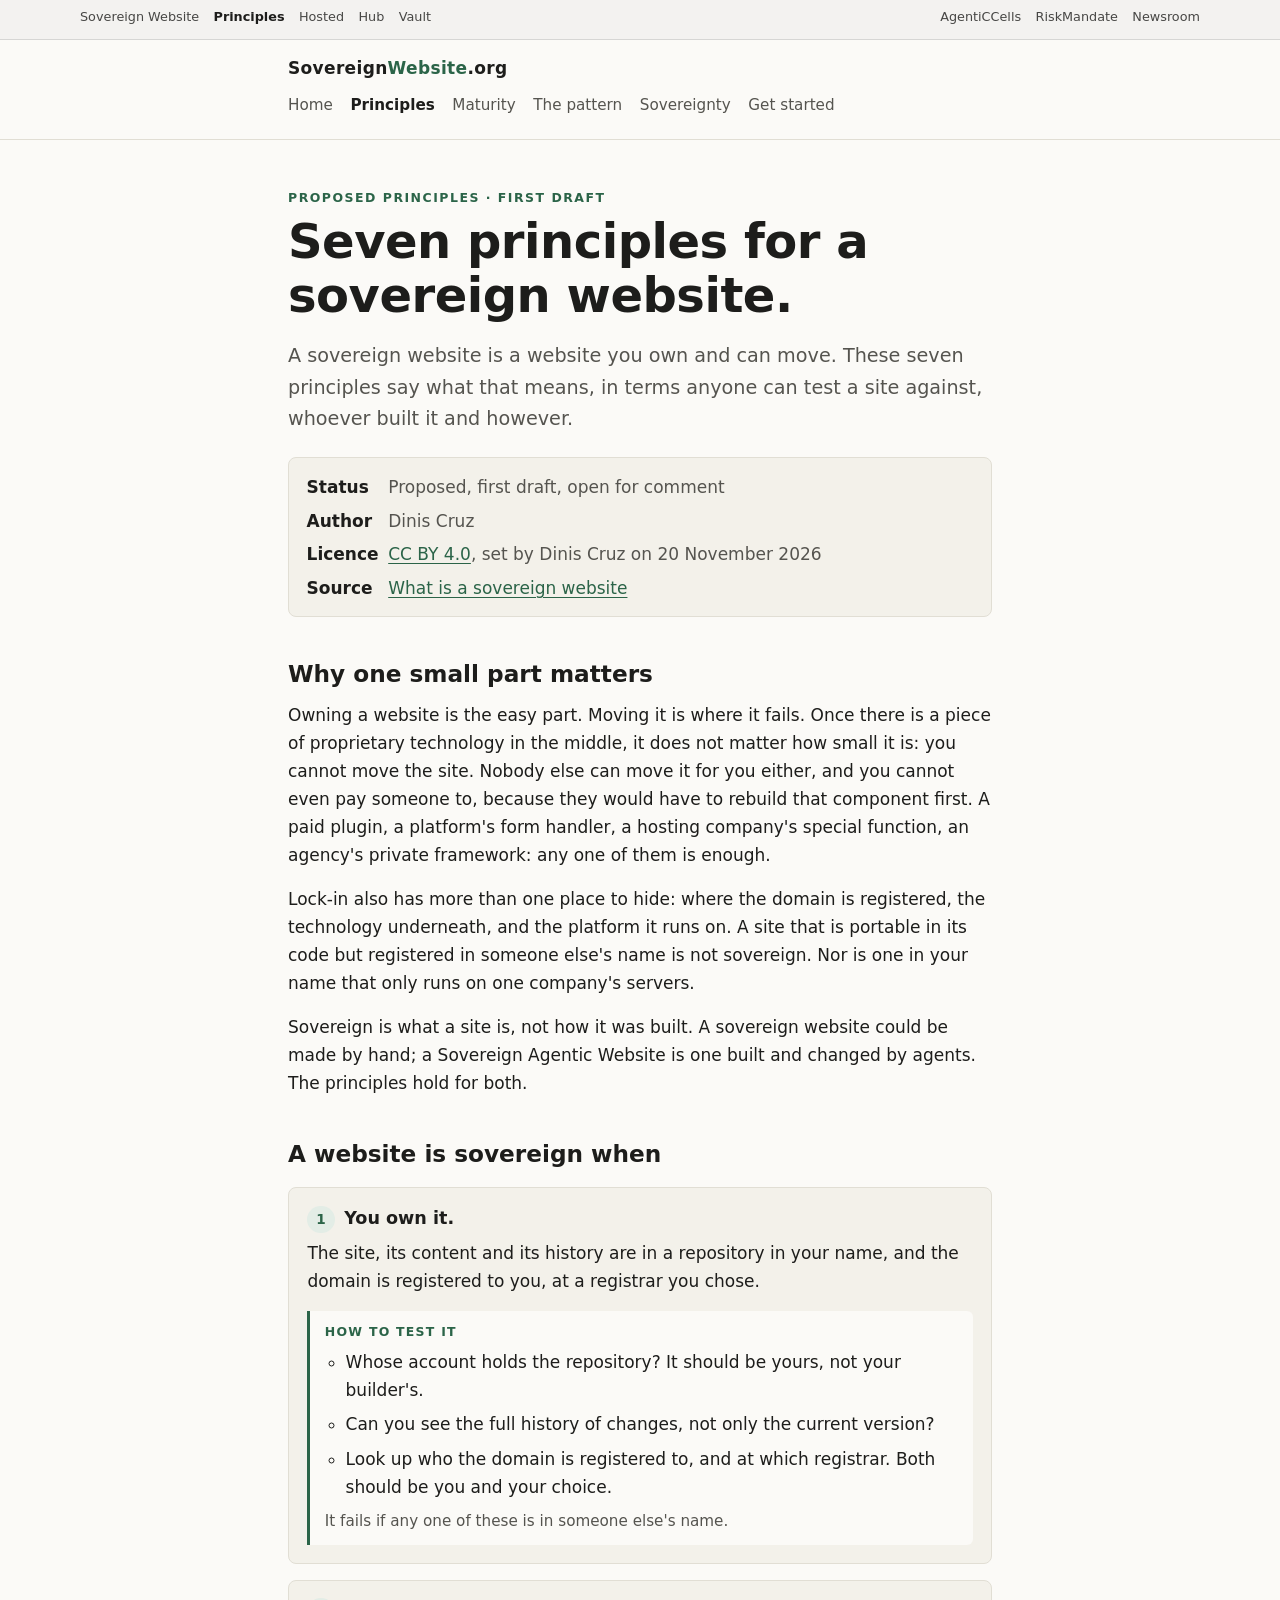
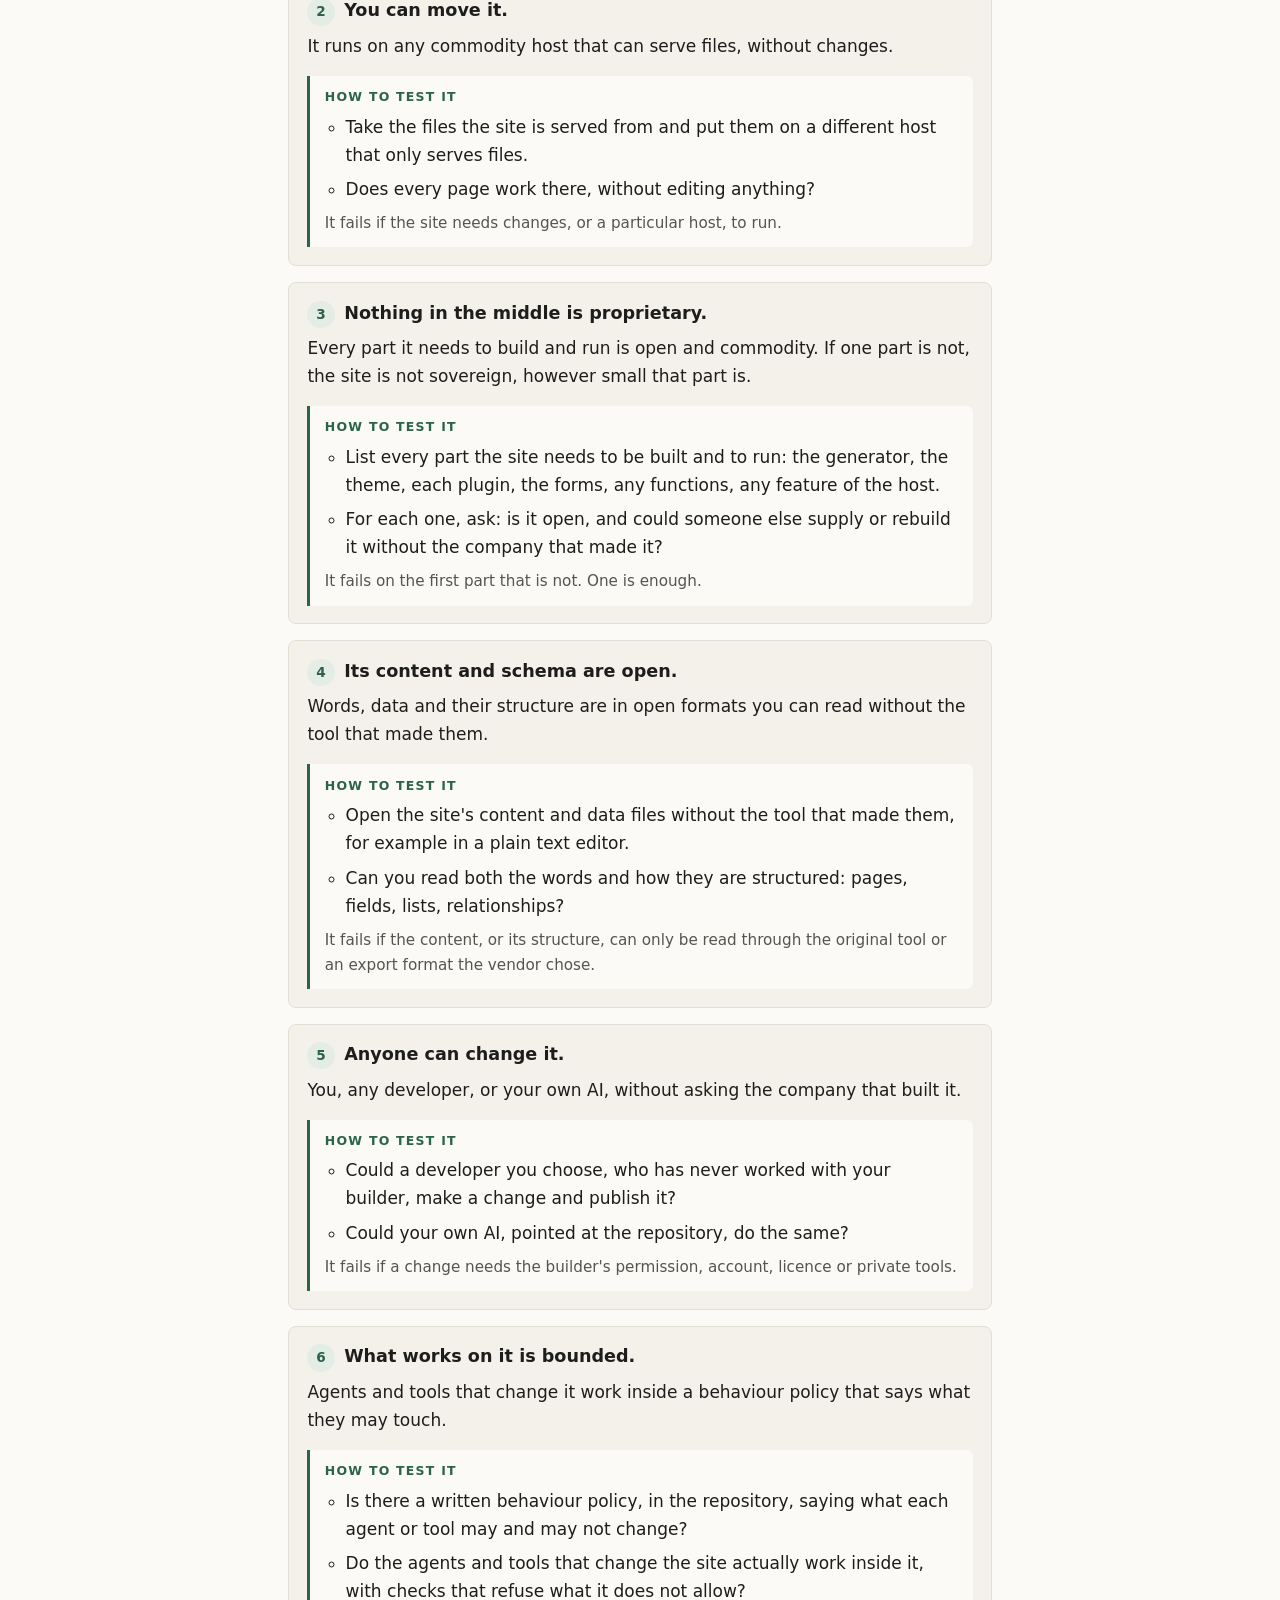
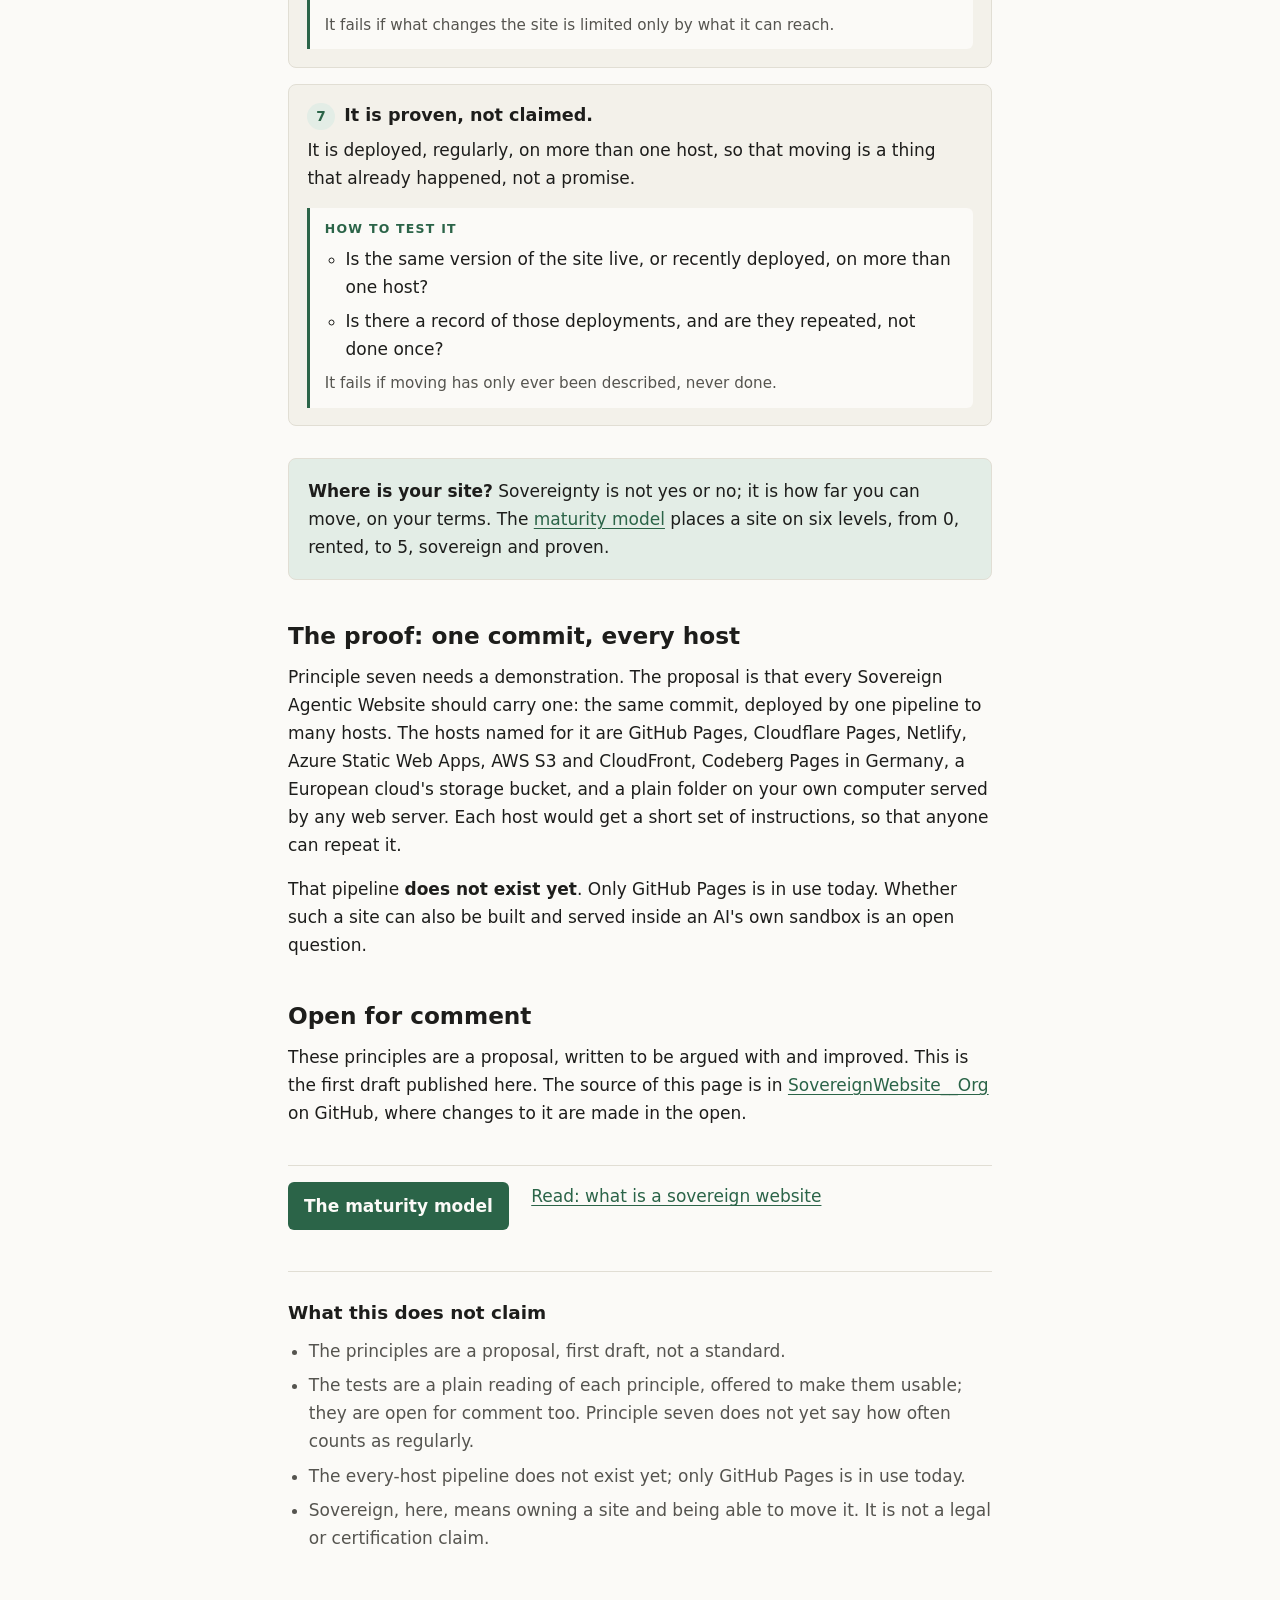
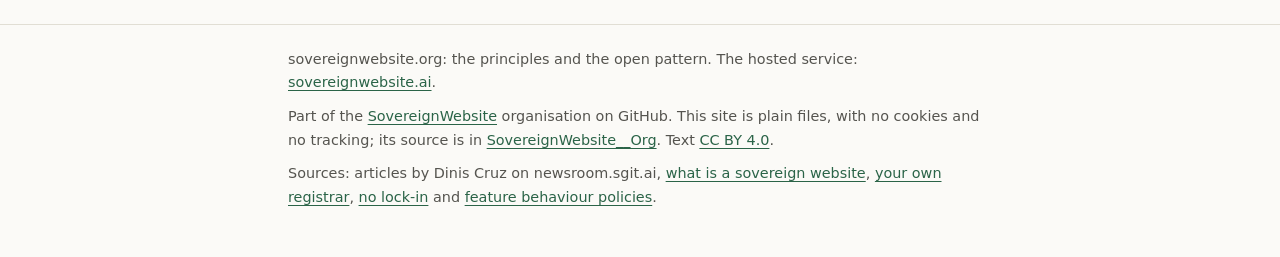
<file: site/principles.html>
<!doctype html>
<html lang="en-GB">
<head>
<meta charset="utf-8">
<meta name="viewport" content="width=device-width, initial-scale=1">
<title>The seven principles · Sovereign Website</title>
<meta name="description" content="Seven proposed principles that define a sovereign website, a website you own and can move, each with how to test a site against it. First draft, open for comment, CC BY 4.0.">
<meta name="color-scheme" content="light dark">
<link rel="stylesheet" href="style.css">
</head>
<body>
<a class="skip" href="#main">Skip to content</a>
<nav class="family" aria-label="The Sovereign Website family">
  <ul>
    <li><a href="https://sovereignwebsite.ai/">Sovereign Website</a></li>
    <li><a href="https://sovereignwebsite.org/" aria-current="true">Principles</a></li>
    <li><a href="https://sovereignwebsite.site/">Hosted</a></li>
    <li><a href="https://hub.sovereignwebsite.site/">Hub</a></li>
    <li><a href="https://vault.sovereignwebsite.site/">Vault</a></li>
    <li class="family-sep"><a href="https://agenticcells.ai/">AgentiCCells</a></li>
    <li><a href="https://riskmandate.ai/">RiskMandate</a></li>
    <li><a href="https://newsroom.sgit.ai/">Newsroom</a></li>
  </ul>
</nav>
<header class="site-header">
  <div class="wrap">
    <a class="brand" href="index.html">Sovereign<span>Website</span>.org</a>
    <nav class="site-nav" aria-label="Main">
      <ul>
        <li><a href="index.html">Home</a></li>
        <li><a href="principles.html" aria-current="page">Principles</a></li>
        <li><a href="maturity.html">Maturity</a></li>
        <li><a href="pattern.html">The pattern</a></li>
        <li><a href="sovereignty.html">Sovereignty</a></li>
        <li><a href="get-started.html">Get started</a></li>
      </ul>
    </nav>
  </div>
</header>

<main id="main">
  <div class="wrap">
    <p class="mark">Proposed principles · first draft</p>
    <h1>Seven principles for a sovereign website.</h1>
    <p class="lede">A sovereign website is a website you own and can move. These seven principles say what that means, in terms anyone can test a site against, whoever built it and however.</p>

    <dl class="meta" aria-label="About these principles">
      <div><dt>Status</dt><dd>Proposed, first draft, open for comment</dd></div>
      <div><dt>Author</dt><dd>Dinis Cruz</dd></div>
      <div><dt>Licence</dt><dd><a href="https://creativecommons.org/licenses/by/4.0/">CC BY 4.0</a>, set by Dinis Cruz on 20 November 2026</dd></div>
      <div><dt>Source</dt><dd><a href="https://newsroom.sgit.ai/articles/what-is-a-sovereign-website.html">What is a sovereign website</a></dd></div>
    </dl>

    <h2 id="why">Why one small part matters</h2>
    <p>Owning a website is the easy part. Moving it is where it fails. Once there is a piece of proprietary technology in the middle, it does not matter how small it is: you cannot move the site. Nobody else can move it for you either, and you cannot even pay someone to, because they would have to rebuild that component first. A paid plugin, a platform's form handler, a hosting company's special function, an agency's private framework: any one of them is enough.</p>
    <p>Lock-in also has more than one place to hide: where the domain is registered, the technology underneath, and the platform it runs on. A site that is portable in its code but registered in someone else's name is not sovereign. Nor is one in your name that only runs on one company's servers.</p>
    <p>Sovereign is what a site is, not how it was built. A sovereign website could be made by hand; a Sovereign Agentic Website is one built and changed by agents. The principles hold for both.</p>

    <h2 id="principles">A website is sovereign when</h2>
    <ol class="principles">
      <li id="own">
        <h3><span class="num">1</span> You own it.</h3>
        <p>The site, its content and its history are in a repository in your name, and the domain is registered to you, at a registrar you chose.</p>
        <div class="test">
          <p class="test-label">How to test it</p>
          <ul>
            <li>Whose account holds the repository? It should be yours, not your builder's.</li>
            <li>Can you see the full history of changes, not only the current version?</li>
            <li>Look up who the domain is registered to, and at which registrar. Both should be you and your choice.</li>
          </ul>
          <p>It fails if any one of these is in someone else's name.</p>
        </div>
      </li>
      <li id="move">
        <h3><span class="num">2</span> You can move it.</h3>
        <p>It runs on any commodity host that can serve files, without changes.</p>
        <div class="test">
          <p class="test-label">How to test it</p>
          <ul>
            <li>Take the files the site is served from and put them on a different host that only serves files.</li>
            <li>Does every page work there, without editing anything?</li>
          </ul>
          <p>It fails if the site needs changes, or a particular host, to run.</p>
        </div>
      </li>
      <li id="commodity">
        <h3><span class="num">3</span> Nothing in the middle is proprietary.</h3>
        <p>Every part it needs to build and run is open and commodity. If one part is not, the site is not sovereign, however small that part is.</p>
        <div class="test">
          <p class="test-label">How to test it</p>
          <ul>
            <li>List every part the site needs to be built and to run: the generator, the theme, each plugin, the forms, any functions, any feature of the host.</li>
            <li>For each one, ask: is it open, and could someone else supply or rebuild it without the company that made it?</li>
          </ul>
          <p>It fails on the first part that is not. One is enough.</p>
        </div>
      </li>
      <li id="open-content">
        <h3><span class="num">4</span> Its content and schema are open.</h3>
        <p>Words, data and their structure are in open formats you can read without the tool that made them.</p>
        <div class="test">
          <p class="test-label">How to test it</p>
          <ul>
            <li>Open the site's content and data files without the tool that made them, for example in a plain text editor.</li>
            <li>Can you read both the words and how they are structured: pages, fields, lists, relationships?</li>
          </ul>
          <p>It fails if the content, or its structure, can only be read through the original tool or an export format the vendor chose.</p>
        </div>
      </li>
      <li id="change">
        <h3><span class="num">5</span> Anyone can change it.</h3>
        <p>You, any developer, or your own AI, without asking the company that built it.</p>
        <div class="test">
          <p class="test-label">How to test it</p>
          <ul>
            <li>Could a developer you choose, who has never worked with your builder, make a change and publish it?</li>
            <li>Could your own AI, pointed at the repository, do the same?</li>
          </ul>
          <p>It fails if a change needs the builder's permission, account, licence or private tools.</p>
        </div>
      </li>
      <li id="bounded">
        <h3><span class="num">6</span> What works on it is bounded.</h3>
        <p>Agents and tools that change it work inside a behaviour policy that says what they may touch.</p>
        <div class="test">
          <p class="test-label">How to test it</p>
          <ul>
            <li>Is there a written behaviour policy, in the repository, saying what each agent or tool may and may not change?</li>
            <li>Do the agents and tools that change the site actually work inside it, with checks that refuse what it does not allow?</li>
          </ul>
          <p>It fails if what changes the site is limited only by what it can reach.</p>
        </div>
      </li>
      <li id="proven">
        <h3><span class="num">7</span> It is proven, not claimed.</h3>
        <p>It is deployed, regularly, on more than one host, so that moving is a thing that already happened, not a promise.</p>
        <div class="test">
          <p class="test-label">How to test it</p>
          <ul>
            <li>Is the same version of the site live, or recently deployed, on more than one host?</li>
            <li>Is there a record of those deployments, and are they repeated, not done once?</li>
          </ul>
          <p>It fails if moving has only ever been described, never done.</p>
        </div>
      </li>
    </ol>

    <div class="callout" id="where-next">
      <p><strong>Where is your site?</strong> Sovereignty is not yes or no; it is how far you can move, on your terms. The <a href="maturity.html">maturity model</a> places a site on six levels, from 0, rented, to 5, sovereign and proven.</p>
    </div>

    <h2 id="proof">The proof: one commit, every host</h2>
    <p>Principle seven needs a demonstration. The proposal is that every Sovereign Agentic Website should carry one: the same commit, deployed by one pipeline to many hosts. The hosts named for it are GitHub Pages, Cloudflare Pages, Netlify, Azure Static Web Apps, AWS S3 and CloudFront, Codeberg Pages in Germany, a European cloud's storage bucket, and a plain folder on your own computer served by any web server. Each host would get a short set of instructions, so that anyone can repeat it.</p>
    <p>That pipeline <strong>does not exist yet</strong>. Only GitHub Pages is in use today. Whether such a site can also be built and served inside an AI's own sandbox is an open question.</p>

    <h2 id="comment">Open for comment</h2>
    <p>These principles are a proposal, written to be argued with and improved. This is the first draft published here. The source of this page is in <a href="https://github.com/SovereignWebsite/SovereignWebsite__Org">SovereignWebsite__Org</a> on GitHub, where changes to it are made in the open.</p>

    <div class="next">
      <a class="button" href="maturity.html">The maturity model</a>
      <a href="https://newsroom.sgit.ai/articles/what-is-a-sovereign-website.html">Read: what is a sovereign website</a>
    </div>

    <section class="limits" aria-labelledby="limits-principles">
      <h2 id="limits-principles">What this does not claim</h2>
      <ul>
        <li>The principles are a proposal, first draft, not a standard.</li>
        <li>The tests are a plain reading of each principle, offered to make them usable; they are open for comment too. Principle seven does not yet say how often counts as regularly.</li>
        <li>The every-host pipeline does not exist yet; only GitHub Pages is in use today.</li>
        <li>Sovereign, here, means owning a site and being able to move it. It is not a legal or certification claim.</li>
      </ul>
    </section>
  </div>
</main>

<footer class="site-footer">
  <div class="wrap">
    <p>sovereignwebsite.org: the principles and the open pattern. The hosted service: <a href="https://sovereignwebsite.ai">sovereignwebsite.ai</a>.</p>
    <p>Part of the <a href="https://github.com/SovereignWebsite">SovereignWebsite</a> organisation on GitHub. This site is plain files, with no cookies and no tracking; its source is in <a href="https://github.com/SovereignWebsite/SovereignWebsite__Org">SovereignWebsite__Org</a>. Text <a href="https://creativecommons.org/licenses/by/4.0/">CC BY 4.0</a>.</p>
    <p>Sources: articles by Dinis Cruz on newsroom.sgit.ai, <a href="https://newsroom.sgit.ai/articles/what-is-a-sovereign-website.html">what is a sovereign website</a>, <a href="https://newsroom.sgit.ai/articles/your-own-registrar.html">your own registrar</a>, <a href="https://newsroom.sgit.ai/articles/no-lock-in.html">no lock-in</a> and <a href="https://newsroom.sgit.ai/articles/feature-behaviour-policies.html">feature behaviour policies</a>.</p>
  </div>
</footer>
</body>
</html>
</file>
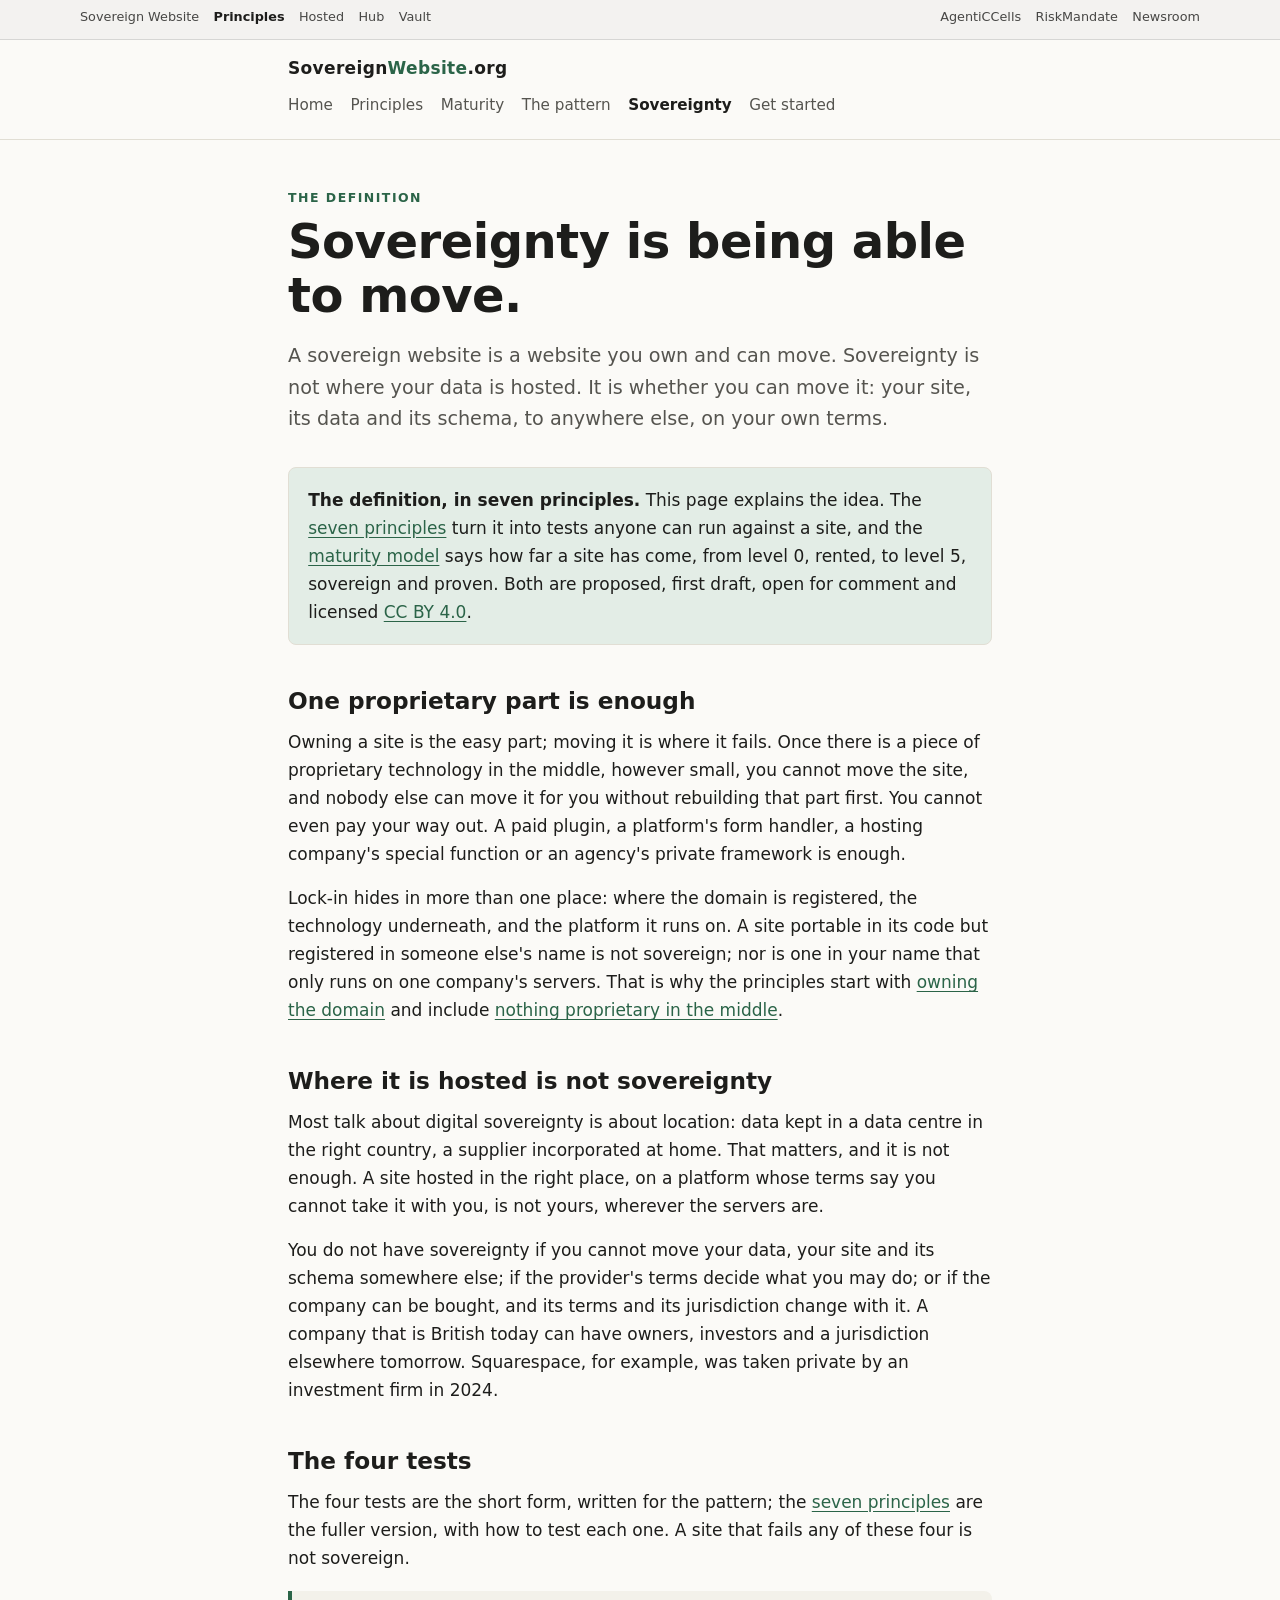
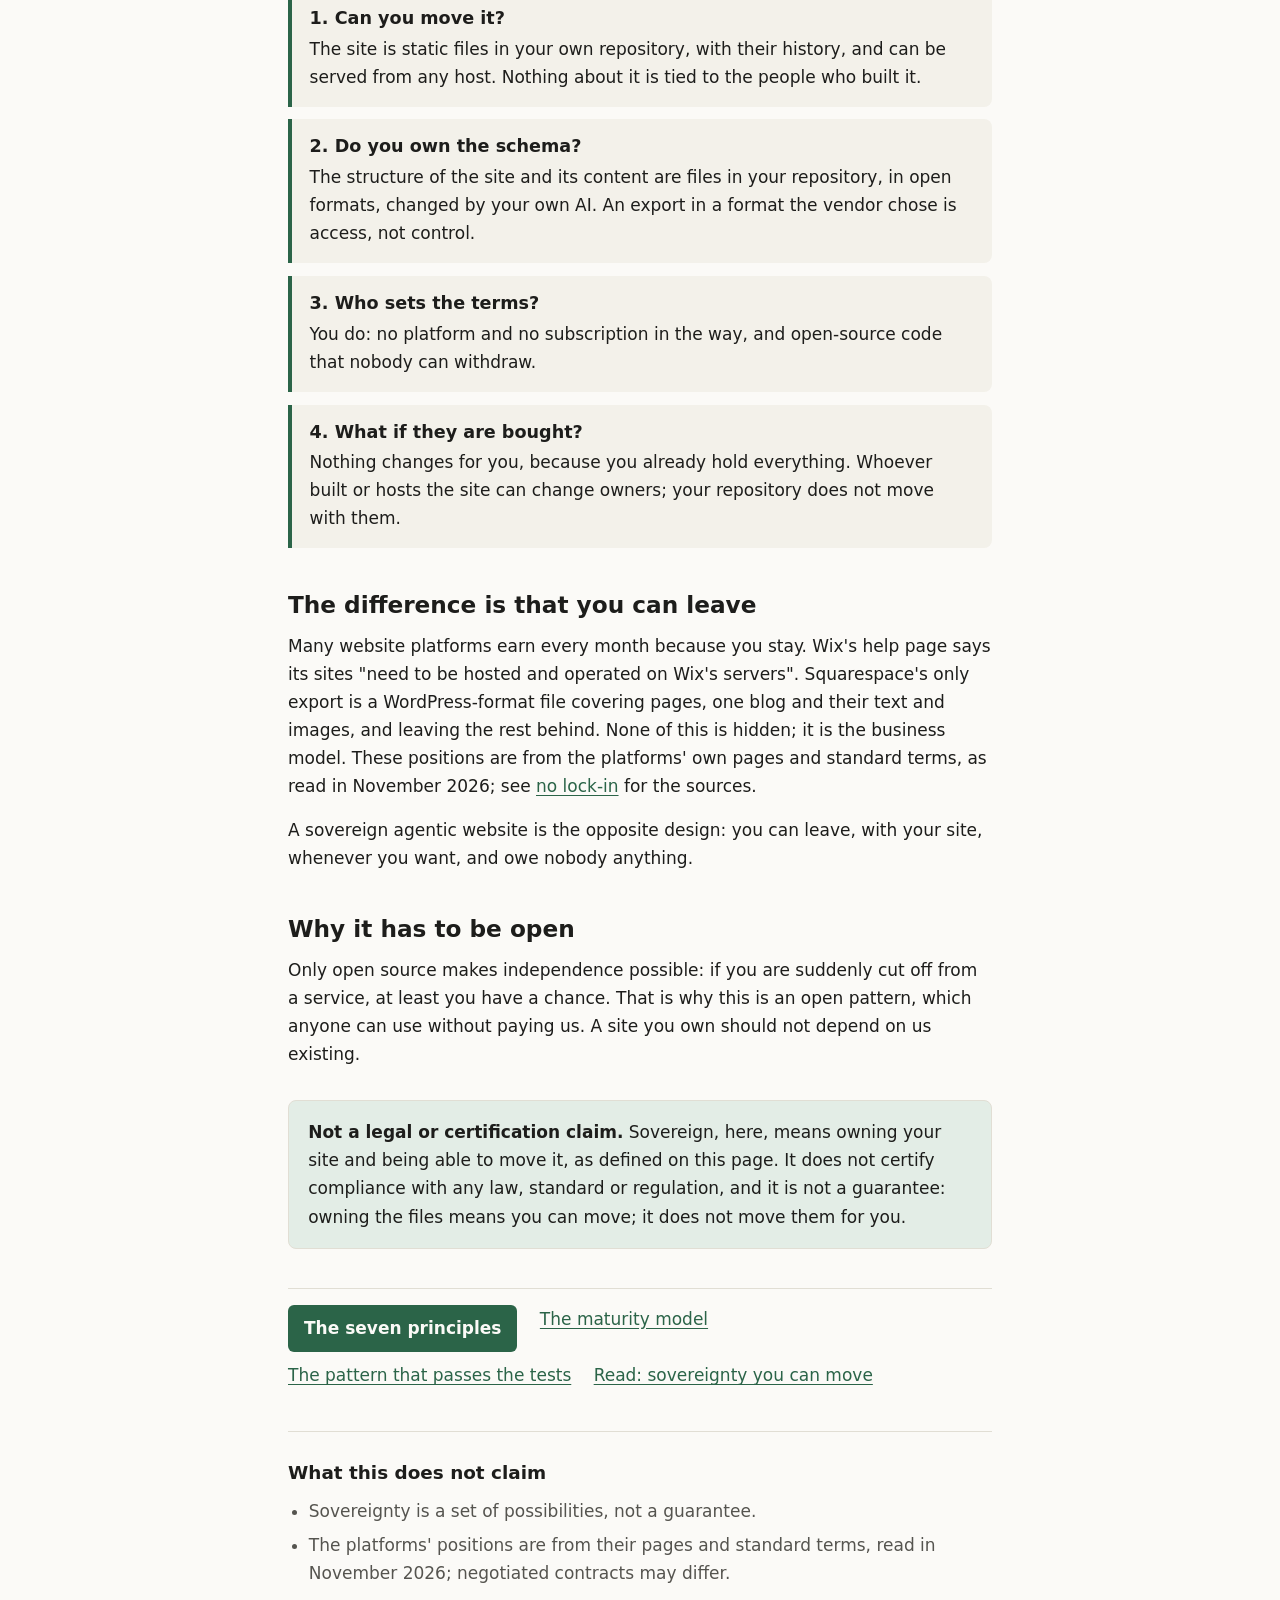
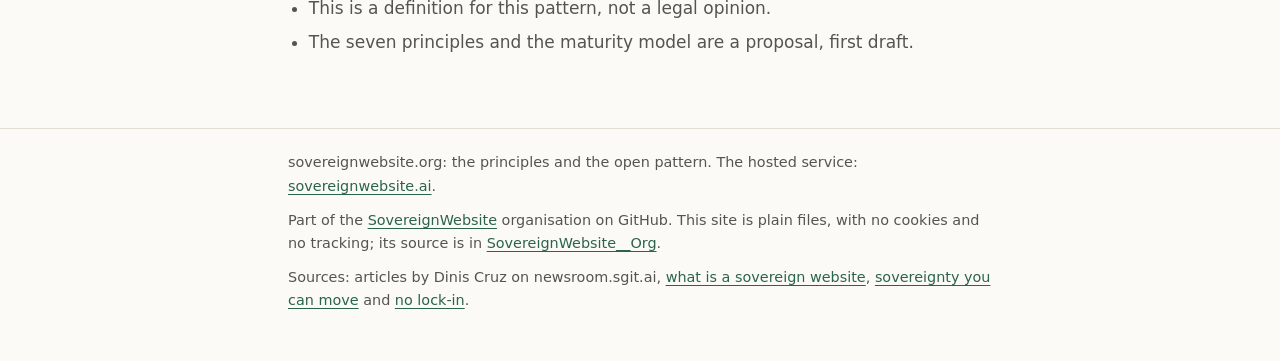
<file: site/sovereignty.html>
<!doctype html>
<html lang="en-GB">
<head>
<meta charset="utf-8">
<meta name="viewport" content="width=device-width, initial-scale=1">
<title>Sovereignty · Sovereign Agentic Website</title>
<meta name="description" content="What sovereign means for a website: one you own and can move. Why one proprietary part is enough to lock a site in, the seven proposed principles, the four tests, and what the word does not claim.">
<meta name="color-scheme" content="light dark">
<link rel="stylesheet" href="style.css">
</head>
<body>
<a class="skip" href="#main">Skip to content</a>
<nav class="family" aria-label="The Sovereign Website family">
  <ul>
    <li><a href="https://sovereignwebsite.ai/">Sovereign Website</a></li>
    <li><a href="https://sovereignwebsite.org/" aria-current="true">Principles</a></li>
    <li><a href="https://sovereignwebsite.site/">Hosted</a></li>
    <li><a href="https://hub.sovereignwebsite.site/">Hub</a></li>
    <li><a href="https://vault.sovereignwebsite.site/">Vault</a></li>
    <li class="family-sep"><a href="https://agenticcells.ai/">AgentiCCells</a></li>
    <li><a href="https://riskmandate.ai/">RiskMandate</a></li>
    <li><a href="https://newsroom.sgit.ai/">Newsroom</a></li>
  </ul>
</nav>
<header class="site-header">
  <div class="wrap">
    <a class="brand" href="index.html">Sovereign<span>Website</span>.org</a>
    <nav class="site-nav" aria-label="Main">
      <ul>
        <li><a href="index.html">Home</a></li>
        <li><a href="principles.html">Principles</a></li>
        <li><a href="maturity.html">Maturity</a></li>
        <li><a href="pattern.html">The pattern</a></li>
        <li><a href="sovereignty.html" aria-current="page">Sovereignty</a></li>
        <li><a href="get-started.html">Get started</a></li>
      </ul>
    </nav>
  </div>
</header>

<main id="main">
  <div class="wrap">
    <p class="mark">The definition</p>
    <h1>Sovereignty is being able to move.</h1>
    <p class="lede">A sovereign website is a website you own and can move. Sovereignty is not where your data is hosted. It is whether you can move it: your site, its data and its schema, to anywhere else, on your own terms.</p>

    <div class="callout" id="principles">
      <p><strong>The definition, in seven principles.</strong> This page explains the idea. The <a href="principles.html">seven principles</a> turn it into tests anyone can run against a site, and the <a href="maturity.html">maturity model</a> says how far a site has come, from level 0, rented, to level 5, sovereign and proven. Both are proposed, first draft, open for comment and licensed <a href="https://creativecommons.org/licenses/by/4.0/">CC BY 4.0</a>.</p>
    </div>

    <h2 id="lockin">One proprietary part is enough</h2>
    <p>Owning a site is the easy part; moving it is where it fails. Once there is a piece of proprietary technology in the middle, however small, you cannot move the site, and nobody else can move it for you without rebuilding that part first. You cannot even pay your way out. A paid plugin, a platform's form handler, a hosting company's special function or an agency's private framework is enough.</p>
    <p>Lock-in hides in more than one place: where the domain is registered, the technology underneath, and the platform it runs on. A site portable in its code but registered in someone else's name is not sovereign; nor is one in your name that only runs on one company's servers. That is why the principles start with <a href="principles.html#own">owning the domain</a> and include <a href="principles.html#commodity">nothing proprietary in the middle</a>.</p>

    <h2 id="hosting">Where it is hosted is not sovereignty</h2>
    <p>Most talk about digital sovereignty is about location: data kept in a data centre in the right country, a supplier incorporated at home. That matters, and it is not enough. A site hosted in the right place, on a platform whose terms say you cannot take it with you, is not yours, wherever the servers are.</p>
    <p>You do not have sovereignty if you cannot move your data, your site and its schema somewhere else; if the provider's terms decide what you may do; or if the company can be bought, and its terms and its jurisdiction change with it. A company that is British today can have owners, investors and a jurisdiction elsewhere tomorrow. Squarespace, for example, was taken private by an investment firm in 2024.</p>

    <h2 id="tests">The four tests</h2>
    <p>The four tests are the short form, written for the pattern; the <a href="principles.html">seven principles</a> are the fuller version, with how to test each one. A site that fails any of these four is not sovereign.</p>
    <ol class="tests">
      <li>
        <h3>1. Can you move it?</h3>
        <p>The site is static files in your own repository, with their history, and can be served from any host. Nothing about it is tied to the people who built it.</p>
      </li>
      <li>
        <h3>2. Do you own the schema?</h3>
        <p>The structure of the site and its content are files in your repository, in open formats, changed by your own AI. An export in a format the vendor chose is access, not control.</p>
      </li>
      <li>
        <h3>3. Who sets the terms?</h3>
        <p>You do: no platform and no subscription in the way, and open-source code that nobody can withdraw.</p>
      </li>
      <li>
        <h3>4. What if they are bought?</h3>
        <p>Nothing changes for you, because you already hold everything. Whoever built or hosts the site can change owners; your repository does not move with them.</p>
      </li>
    </ol>

    <h2 id="leaving">The difference is that you can leave</h2>
    <p>Many website platforms earn every month because you stay. Wix's help page says its sites "need to be hosted and operated on Wix's servers". Squarespace's only export is a WordPress-format file covering pages, one blog and their text and images, and leaving the rest behind. None of this is hidden; it is the business model. These positions are from the platforms' own pages and standard terms, as read in November 2026; see <a href="https://newsroom.sgit.ai/articles/no-lock-in.html">no lock-in</a> for the sources.</p>
    <p>A sovereign agentic website is the opposite design: you can leave, with your site, whenever you want, and owe nobody anything.</p>

    <h2 id="open">Why it has to be open</h2>
    <p>Only open source makes independence possible: if you are suddenly cut off from a service, at least you have a chance. That is why this is an open pattern, which anyone can use without paying us. A site you own should not depend on us existing.</p>

    <div class="callout" id="not-a-claim">
      <p><strong>Not a legal or certification claim.</strong> Sovereign, here, means owning your site and being able to move it, as defined on this page. It does not certify compliance with any law, standard or regulation, and it is not a guarantee: owning the files means you can move; it does not move them for you.</p>
    </div>

    <div class="next">
      <a class="button" href="principles.html">The seven principles</a>
      <a href="maturity.html">The maturity model</a>
      <a href="pattern.html">The pattern that passes the tests</a>
      <a href="https://newsroom.sgit.ai/articles/sovereignty-you-can-move.html">Read: sovereignty you can move</a>
    </div>

    <section class="limits" aria-labelledby="limits-sov">
      <h2 id="limits-sov">What this does not claim</h2>
      <ul>
        <li>Sovereignty is a set of possibilities, not a guarantee.</li>
        <li>The platforms' positions are from their pages and standard terms, read in November 2026; negotiated contracts may differ.</li>
        <li>This is a definition for this pattern, not a legal opinion.</li>
        <li>The seven principles and the maturity model are a proposal, first draft.</li>
      </ul>
    </section>
  </div>
</main>

<footer class="site-footer">
  <div class="wrap">
    <p>sovereignwebsite.org: the principles and the open pattern. The hosted service: <a href="https://sovereignwebsite.ai">sovereignwebsite.ai</a>.</p>
    <p>Part of the <a href="https://github.com/SovereignWebsite">SovereignWebsite</a> organisation on GitHub. This site is plain files, with no cookies and no tracking; its source is in <a href="https://github.com/SovereignWebsite/SovereignWebsite__Org">SovereignWebsite__Org</a>.</p>
    <p>Sources: articles by Dinis Cruz on newsroom.sgit.ai, <a href="https://newsroom.sgit.ai/articles/what-is-a-sovereign-website.html">what is a sovereign website</a>, <a href="https://newsroom.sgit.ai/articles/sovereignty-you-can-move.html">sovereignty you can move</a> and <a href="https://newsroom.sgit.ai/articles/no-lock-in.html">no lock-in</a>.</p>
  </div>
</footer>
</body>
</html>
</file>
<file: site/style.css>
/* sovereignwebsite.org: one stylesheet, system fonts only, no external requests. */
:root {
  color-scheme: light dark;
  --bg: #fbfaf7;
  --surface: #f3f1ea;
  --fg: #1d1d1b;
  --muted: #55544f;
  --accent: #2b6448;
  --accent-soft: #e3ede6;
  --line: #e1ded4;
  --focus: #1f5fbf;
}
@media (prefers-color-scheme: dark) {
  :root {
    --bg: #141513;
    --surface: #1c1d1a;
    --fg: #ecebe6;
    --muted: #b0aea6;
    --accent: #86c9a6;
    --accent-soft: #1f2b24;
    --line: #2f302b;
    --focus: #8ab4ff;
  }
}

*, *::before, *::after { box-sizing: border-box; }
html { -webkit-text-size-adjust: 100%; }
body {
  margin: 0;
  background: var(--bg);
  color: var(--fg);
  font: 1.0625rem/1.65 system-ui, -apple-system, "Segoe UI", Roboto, sans-serif;
  overflow-wrap: break-word;
}
img, svg { max-width: 100%; height: auto; }

a { color: var(--accent); text-underline-offset: .18em; }
a:hover { text-decoration-thickness: 2px; }
:focus-visible { outline: 3px solid var(--focus); outline-offset: 2px; border-radius: 2px; }

.skip {
  position: absolute; left: 1rem; top: -3rem;
  background: var(--fg); color: var(--bg);
  padding: .5rem .8rem; border-radius: 4px; z-index: 10;
}
.skip:focus { top: 1rem; }

.wrap { max-width: 46rem; margin: 0 auto; padding: 0 1rem; }

/* Header and navigation */
.site-header { border-bottom: 1px solid var(--line); }
.site-header .wrap {
  display: flex; flex-wrap: wrap; align-items: center;
  justify-content: space-between; gap: .5rem 1.5rem;
  padding-top: .9rem; padding-bottom: .9rem;
}
.brand {
  font-weight: 700; letter-spacing: .02em; color: var(--fg);
  text-decoration: none;
}
.brand span { color: var(--accent); }
.site-nav ul {
  list-style: none; margin: 0; padding: 0;
  display: flex; flex-wrap: wrap; gap: .25rem 1.1rem;
}
.site-nav a { text-decoration: none; color: var(--muted); font-size: .95rem; }
.site-nav a:hover { color: var(--fg); text-decoration: underline; }
.site-nav a[aria-current="page"] { color: var(--fg); font-weight: 600; }

/* Content */
main { padding: 3rem 0 3.5rem; }
.mark {
  font-size: .78rem; letter-spacing: .12em; text-transform: uppercase;
  color: var(--accent); font-weight: 650; margin: 0 0 .4rem;
}
h1 { font-size: clamp(2rem, 6vw, 3rem); line-height: 1.12; margin: 0 0 1.1rem; letter-spacing: -.01em; }
h2 { font-size: 1.45rem; line-height: 1.25; margin: 2.6rem 0 .8rem; }
h3 { font-size: 1.1rem; line-height: 1.3; margin: 1.6rem 0 .4rem; }
p, ul, ol { margin: 0 0 1rem; }
ul, ol { padding-left: 1.3rem; }
li { margin-bottom: .4rem; }
.lede { font-size: 1.2rem; color: var(--muted); }
.muted { color: var(--muted); }

blockquote {
  margin: 1.4rem 0; padding: .2rem 0 .2rem 1rem;
  border-left: 3px solid var(--accent); color: var(--muted);
}

code {
  font-family: ui-monospace, SFMono-Regular, Menlo, Consolas, monospace;
  font-size: .9em; background: var(--surface);
  padding: .08em .3em; border-radius: 3px;
}
pre {
  background: var(--surface); border: 1px solid var(--line);
  border-radius: 6px; padding: .9rem 1rem; overflow-x: auto;
  font-size: .85rem; line-height: 1.5; margin: 0 0 1.2rem;
}
pre code { background: none; padding: 0; font-size: inherit; }

/* Parts of the pattern */
.parts {
  list-style: none; padding: 0; margin: 1.4rem 0 1.6rem;
  display: grid; gap: .8rem;
  grid-template-columns: repeat(auto-fit, minmax(min(100%, 13.5rem), 1fr));
  counter-reset: part;
}
.parts li {
  margin: 0; padding: 1rem 1.05rem;
  border: 1px solid var(--line); border-radius: 8px; background: var(--surface);
  counter-increment: part;
}
.parts li::before {
  content: counter(part);
  display: inline-block; min-width: 1.6rem; height: 1.6rem;
  margin-bottom: .45rem; border-radius: 50%;
  background: var(--accent-soft); color: var(--accent);
  font-weight: 700; font-size: .85rem; line-height: 1.6rem; text-align: center;
}
.parts strong { display: block; margin-bottom: .2rem; }
.parts span { color: var(--muted); font-size: .95rem; }

/* The four tests */
.tests { list-style: none; padding: 0; margin: 1.2rem 0 1.6rem; display: grid; gap: .8rem; }
.tests li {
  margin: 0; padding: 1rem 1.1rem;
  border-left: 4px solid var(--accent); background: var(--surface); border-radius: 0 8px 8px 0;
}
.tests h3 { margin: 0 0 .3rem; }
.tests p { margin: 0; }

.callout {
  margin: 2rem 0; padding: 1.1rem 1.2rem;
  border: 1px solid var(--line); border-radius: 8px; background: var(--accent-soft);
}
.callout p:last-child { margin-bottom: 0; }

.next {
  display: flex; flex-wrap: wrap; gap: .6rem 1.4rem;
  margin: 2.4rem 0 0; padding: 1rem 0 0; border-top: 1px solid var(--line);
}
.button {
  display: inline-block; padding: .6rem 1rem; border-radius: 6px;
  background: var(--accent); color: var(--bg); text-decoration: none; font-weight: 600;
}
.button:hover { text-decoration: underline; }

.limits { margin-top: 2.6rem; padding-top: .4rem; border-top: 1px solid var(--line); }
.limits h2 { font-size: 1.15rem; margin-top: 1.4rem; }
.limits li { color: var(--muted); }

/* Footer */
.site-footer { border-top: 1px solid var(--line); font-size: .9rem; color: var(--muted); }
.site-footer .wrap { padding-top: 1.4rem; padding-bottom: 2.4rem; }
.site-footer p { margin: 0 0 .6rem; }

/* Status block for the principles and the model */
.meta {
  margin: 1.4rem 0 1.8rem; padding: .9rem 1.1rem;
  border: 1px solid var(--line); border-radius: 8px; background: var(--surface);
  display: grid; gap: .35rem;
}
.meta div { display: flex; flex-wrap: wrap; gap: 0 .6rem; }
.meta dt { font-weight: 650; min-width: 4.5rem; }
.meta dd { margin: 0; color: var(--muted); }

/* The seven principles */
.principles { list-style: none; padding: 0; margin: 1.2rem 0 1.8rem; display: grid; gap: 1rem; }
.principles > li {
  margin: 0; padding: 1.1rem 1.15rem;
  border: 1px solid var(--line); border-radius: 8px; background: var(--surface);
}
.principles h3 { margin: 0 0 .4rem; display: flex; gap: .6rem; align-items: baseline; }
.num, .lvl {
  flex: none; display: inline-block; border-radius: 999px;
  background: var(--accent-soft); color: var(--accent);
  font-weight: 700; font-size: .85rem; text-align: center;
}
.num { min-width: 1.7rem; line-height: 1.7rem; }
.test { margin-top: .8rem; padding: .7rem .9rem; border-left: 3px solid var(--accent); background: var(--bg); border-radius: 0 6px 6px 0; }
.test-label { font-size: .78rem; letter-spacing: .1em; text-transform: uppercase; color: var(--accent); font-weight: 650; margin: 0 0 .3rem; }
.test ul { margin-bottom: .5rem; }
.test p:last-child { margin: 0; color: var(--muted); font-size: .95rem; }

/* The maturity levels */
.levels { list-style: none; padding: 0; margin: 1.2rem 0 1.8rem; display: grid; gap: .8rem; }
.levels > li {
  margin: 0; padding: 1rem 1.1rem;
  border-left: 4px solid var(--accent); background: var(--surface); border-radius: 0 8px 8px 0;
}
.levels h3 { margin: 0 0 .4rem; display: flex; flex-wrap: wrap; gap: .3rem .6rem; align-items: baseline; }
.lvl { padding: 0 .6rem; line-height: 1.6rem; }
.levels .req, .levels .up { font-size: .95rem; }
.levels .up { color: var(--muted); margin-bottom: 0; }

/* Short lists on the home page */
.short { padding-left: 1.6rem; }
.short li { margin-bottom: .35rem; }

/* The Sovereign Website family bar: the same on every site in the family. */
.family{font-size:.8rem;border-bottom:1px solid rgba(127,127,127,.25);background:rgba(127,127,127,.06)}
.family ul{list-style:none;margin:0 auto;padding:.35rem 1rem;display:flex;flex-wrap:wrap;gap:.25rem .9rem;max-width:72rem}
.family a{color:inherit;opacity:.8;text-decoration:none}
.family a:hover,.family a:focus-visible{opacity:1;text-decoration:underline}
.family a[aria-current="true"]{opacity:1;font-weight:600}
.family .family-sep{margin-left:auto}
@media (max-width:40rem){.family .family-sep{margin-left:0}}
</file>
